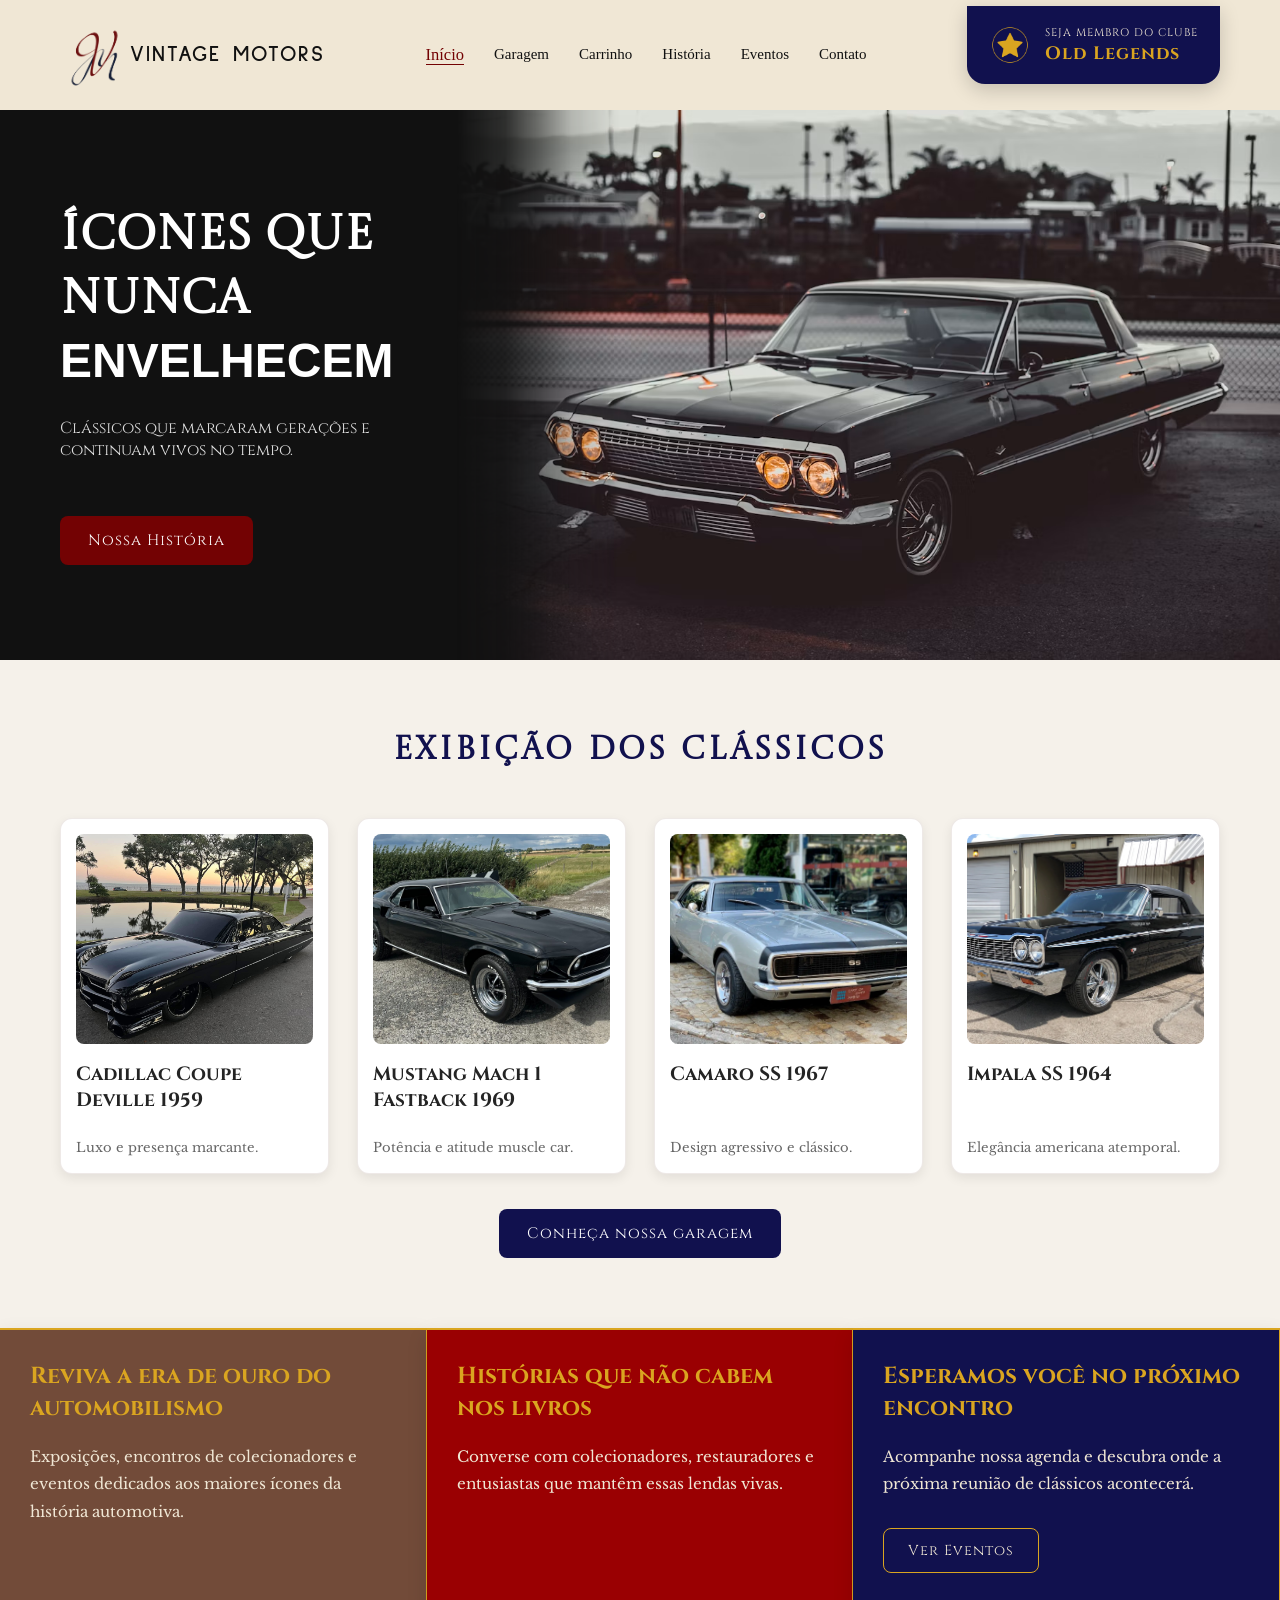
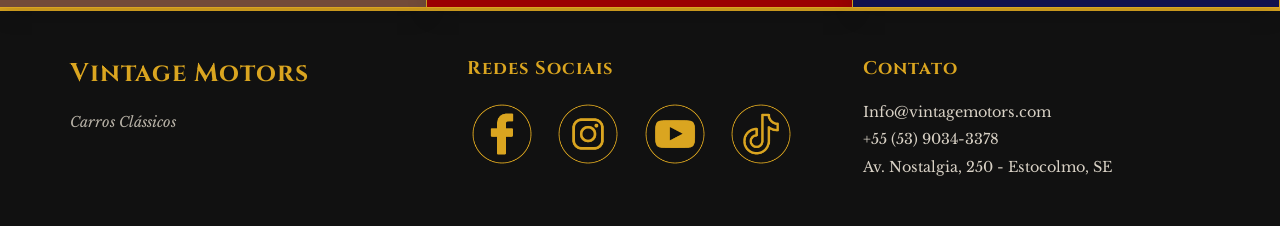
<file: Projeto/index.html>
<!DOCTYPE html>
<html lang="en">

<head>
  <meta charset="UTF-8">
  <meta name="viewport" content="width=device-width, initial-scale=1.0">
  <link rel="stylesheet" href="index.css">
  <title>Home - Vintage Motors</title>
</head>

<body>
  <!-- NAVBAR -->
  <header>
    <div class="logotipo"> <img class="logo" src="img/Logo VM.png"> VINTAGE MOTORS</div>
    <nav>
      <ul>
        <li><a href="index.html" id="active">Início</a></li>
        <li><a href="estoque.html">Garagem</a></li>
        <li><a href="carrinho.html">Carrinho</a></li>
        <li><a href="sobre.html">História</a></li>
        <li><a href="eventos.html">Eventos</a></li>
        <li><a href="contato.html">Contato</a></li>
      </ul>
    </nav>
    <a href="eventos.html" id="link-clube">
      <div class="Clube">
        <img class="clube-logo" src="img/Clube.png" alt="Clube Old Legends">
        <div class="clube-texto">
          <span>Seja membro do clube</span>
          <b>Old Legends</b>
        </div>
      </div>
    </a>
  </header>

  <main>

    <!-- HERO -->
    <section class="hero">
      <div class="hero-text">
        <h1>ÍCONES QUE NUNCA <b id="HeroDestaque">ENVELHECEM</b></h1>
        <p>Clássicos que marcaram gerações e continuam vivos no tempo.</p>
        <button class="btn btn-primary"><a href="sobre.html">Nossa História</a></button>
      </div>

      <img src="img/HeroSection.jpg" alt="Hero Section">
    </section>

    <!-- DESTAQUES -->
    <section class="section">
      <h2>EXIBIÇÃO DOS CLÁSSICOS</h2>

      <div class="grid">

        <div class="card">
          <img src="img/CadillacCoupeDeville1959.jpg" alt="Cadillac Coupe Deville 1959">
          <h3>Cadillac Coupe Deville 1959</h3>
          <p>Luxo e presença marcante.</p>
        </div>

        <div class="card">
          <img src="img/MustangMach1Fastback1969.jpg" alt="Mustang Mach 1 Fastback 1969">
          <h3>Mustang Mach 1 Fastback 1969</h3>
          <p>Potência e atitude muscle car.</p>
        </div>

        <div class="card">
          <img src="img/CamaroSS1967.jpg" alt="Camaro SS 1967">
          <h3>Camaro SS 1967</h3>
          <p>Design agressivo e clássico.</p>
        </div>

        <div class="card">
          <img src="img/ImpalaSS1964.jpg" alt="Impala SS 1964">
          <h3>Impala SS 1964</h3>
          <p>Elegância americana atemporal.</p>
        </div>

      </div>

      <button class="btn-stok"><a href="estoque.html">Conheça nossa garagem</a></button>

    </section>

    <section class="evento">

      <div class="container-evento">

        <div class="evento-filho">
          <h3>Reviva a era de ouro do automobilismo</h3>
          <p>Exposições, encontros de colecionadores e eventos dedicados aos maiores ícones da história automotiva.</p>
        </div>

        <div class="evento-filho">
          <h3>Histórias que não cabem nos livros</h3>
          <p>Converse com colecionadores, restauradores e entusiastas que mantêm essas lendas vivas.</p>
        </div>

        <div class="evento-filho">
          <h3>Esperamos você no próximo encontro</h3>
          <p>Acompanhe nossa agenda e descubra onde a próxima reunião de clássicos acontecerá.</p>
          <button><a href="eventos.html">Ver Eventos</a></button>
        </div>

      </div>

    </section>

  </main>

  <!-- FOOTER -->
  <footer>
    <div>
      <h3>Vintage Motors</h3>
      <p>Carros Clássicos</p>
    </div>

    <div>
      <h4>Redes Sociais</h4>

      <span><a href="https://www.facebook.com" target="_blank"><img class="logo" src="img/Facebook.png"
            alt="Facebook"></a></span>
      <span><a href="https://www.instagram.com" target="_blank"><img class="logo" src="img/Instagram.png"
            alt="Instagram"></a></span>
      <span><a href="https://www.youtube.com" target="_blank"><img class="logo" src="img/Youtube.png"
            alt="Youtube"></a></span>
      <span><a href="https://www.tiktok.com" target="_blank"><img class="logo" src="img/TikTok.png"
            alt="Tiktok"></a></span>
    </div>

    <div>
      <h4>Contato</h4>
      <p>Info@vintagemotors.com</p>
      <p>+55 (53) 9034-3378</p>
      <p>Av. Nostalgia, 250 - Estocolmo, SE</p>
    </div>
  </footer>

  <script src="script.js"></script>

</body>

</html>
</file>
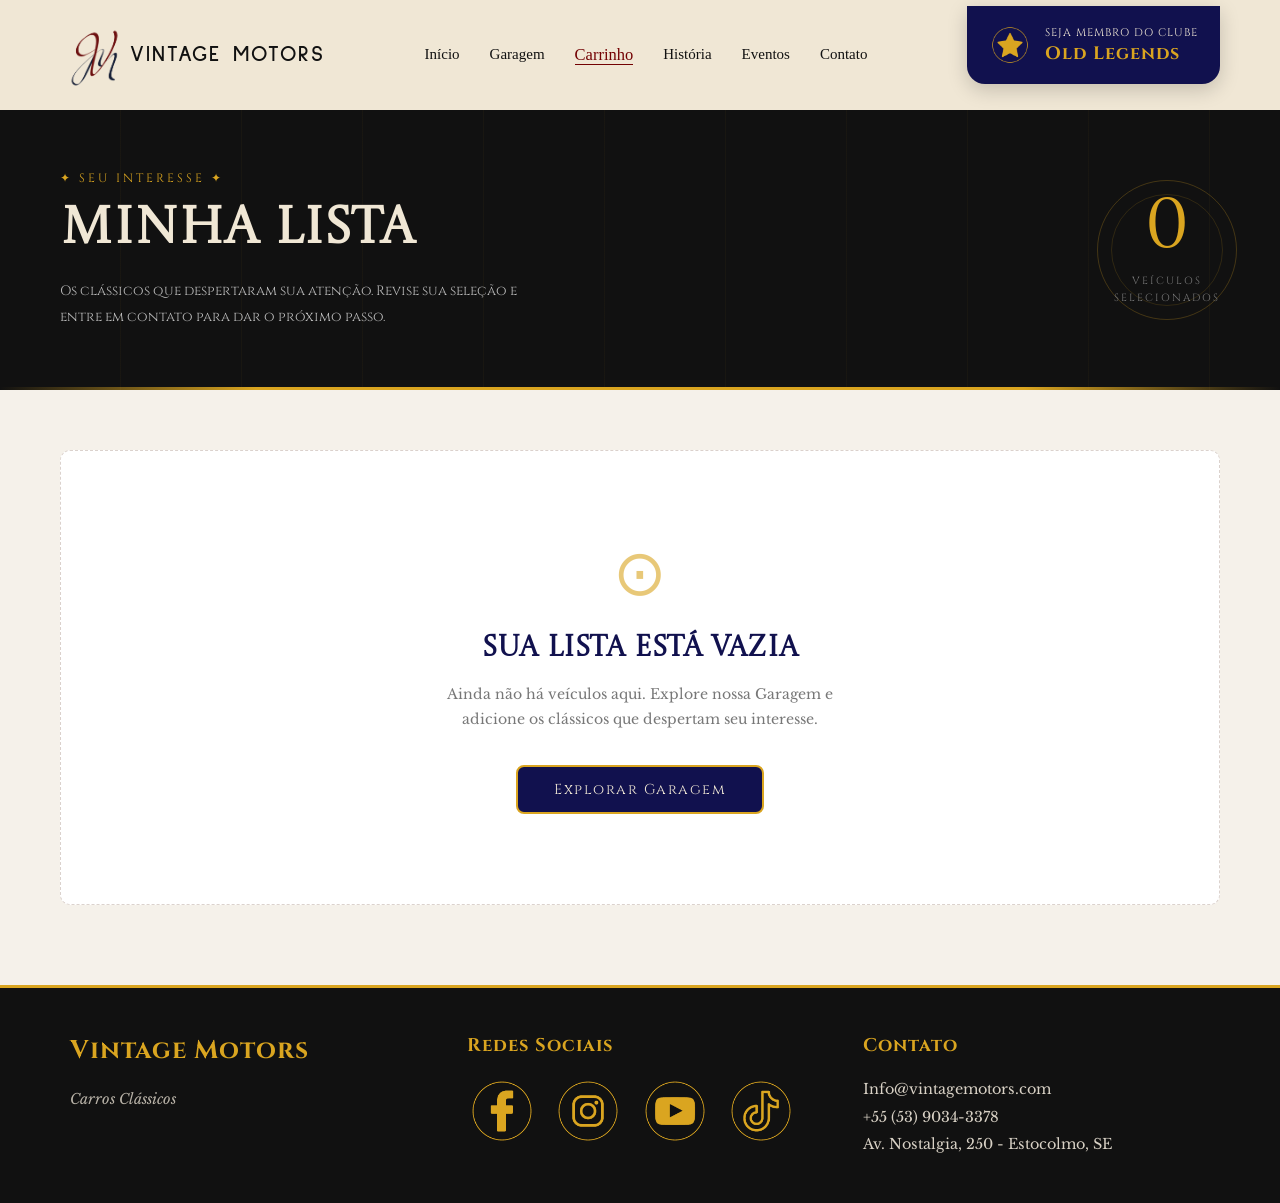
<file: Projeto/carrinho.html>
<!DOCTYPE html>
<html lang="pt-BR">

<head>
  <meta charset="UTF-8">
  <meta name="viewport" content="width=device-width, initial-scale=1.0">
  <link rel="stylesheet" href="carrinho.css">
  <title>Carrinho - Vintage Motors</title>
</head>

<body>

  <!-- NAVBAR -->
  <header>
    <div class="logotipo"> <img class="logo" src="img/Logo VM.png"> VINTAGE MOTORS</div>
    <nav>
      <ul>
        <li><a href="index.html">Início</a></li>
        <li><a href="estoque.html">Garagem</a></li>
        <li><a href="carrinho.html" id="active">Carrinho</a></li>
        <li><a href="sobre.html">História</a></li>
        <li><a href="eventos.html">Eventos</a></li>
        <li><a href="contato.html">Contato</a></li>
      </ul>
    </nav>
    <a href="eventos.html" id="link-clube">
      <div class="Clube">
        <img class="clube-logo" src="img/Clube.png" alt="Clube Old Legends">
        <div class="clube-texto">
          <span>Seja membro do clube</span>
          <b>Old Legends</b>
        </div>
      </div>
    </a>
  </header>

  <main>

    <!-- HERO CARRINHO -->
    <section class="carrinho-hero">
      <div class="carrinho-hero-text">
        <span class="carrinho-eyebrow">✦ SEU INTERESSE ✦</span>
        <h1>Minha Lista</h1>
        <p>Os clássicos que despertaram sua atenção. Revise sua seleção e entre em contato para dar o próximo passo.</p>
      </div>
      <div class="carrinho-hero-ornament">
        <div class="ornament-circle"></div>
        <div class="ornament-number" id="hero-count">0</div>
        <div class="ornament-label">veículos<br>selecionados</div>
      </div>
    </section>

    <!-- CONTEÚDO PRINCIPAL -->
    <section class="carrinho-section">
      <div class="carrinho-container">

        <!-- LISTA DE VEÍCULOS -->
        <div class="carrinho-lista" id="carrinho-lista">

        </div>
        <!-- fim #carrinho-lista -->

        <!-- ESTADO VAZIO — oculto por padrão, ativado via JS -->
        <div class="carrinho-vazio" id="carrinho-vazio" style="display:none;">
          <div class="vazio-icone">⊙</div>
          <h2 class="vazio-titulo">Sua lista está vazia</h2>
          <p class="vazio-desc">Ainda não há veículos aqui. Explore nossa Garagem e adicione os clássicos que despertam seu interesse.</p>
          <a href="estoque.html" class="btn-ir-garagem">Explorar Garagem</a>
        </div>

        <!-- PAINEL LATERAL / RESUMO -->
        <aside class="carrinho-resumo" id="carrinho-resumo">
          <div class="resumo-header">
            <span class="resumo-eyebrow">✦ RESUMO ✦</span>
            <h2 class="resumo-titulo">Sua Seleção</h2>
          </div>

          <div class="resumo-linha">
            <span class="resumo-chave">Veículos selecionados</span>
            <span class="resumo-valor" id="resumo-qtd">3</span>
          </div>

          <div class="resumo-divider"></div>

          <div class="resumo-linha resumo-total-linha">
            <span class="resumo-chave resumo-total-chave">Valor estimado total</span>
            <div class="resumo-total-valor-wrap">
              <span class="resumo-consulta">Sujeito à negociação</span>
              <span class="resumo-valor resumo-total" id="resumo-total">R$ 2.350.000</span>
            </div>
          </div>

          <div class="resumo-divider"></div>

          <div class="resumo-nota">
            <span class="nota-icone">ℹ</span>
            <p>Os valores exibidos são estimativas. Condições e forma de pagamento são definidas diretamente com nossa equipe.</p>
          </div>

          <button class="btn-finalizar" id="btn-finalizar">
            Solicitar Contato
          </button>

          <a href="estoque.html" class="resumo-link-continuar">← Continuar explorando</a>
        </aside>

      </div>
    </section>

  </main>

  <!-- FOOTER -->
  <footer>
    <div>
      <h3>Vintage Motors</h3>
      <p>Carros Clássicos</p>
    </div>
    <div>
      <h4>Redes Sociais</h4>
      <span><a href="https://www.facebook.com" target="_blank"><img class="logo" src="img/Facebook.png" alt="Facebook"></a></span>
      <span><a href="https://www.instagram.com" target="_blank"><img class="logo" src="img/Instagram.png" alt="Instagram"></a></span>
      <span><a href="https://www.youtube.com" target="_blank"><img class="logo" src="img/Youtube.png" alt="Youtube"></a></span>
      <span><a href="https://www.tiktok.com" target="_blank"><img class="logo" src="img/TikTok.png" alt="Tiktok"></a></span>
    </div>
    <div>
      <h4>Contato</h4>
      <p>Info@vintagemotors.com</p>
      <p>+55 (53) 9034-3378</p>
      <p>Av. Nostalgia, 250 - Estocolmo, SE</p>
    </div>
  </footer>

  <script src="script.js"></script>
  <script src="carrinho.js"></script>

</body>

</html>
</file>
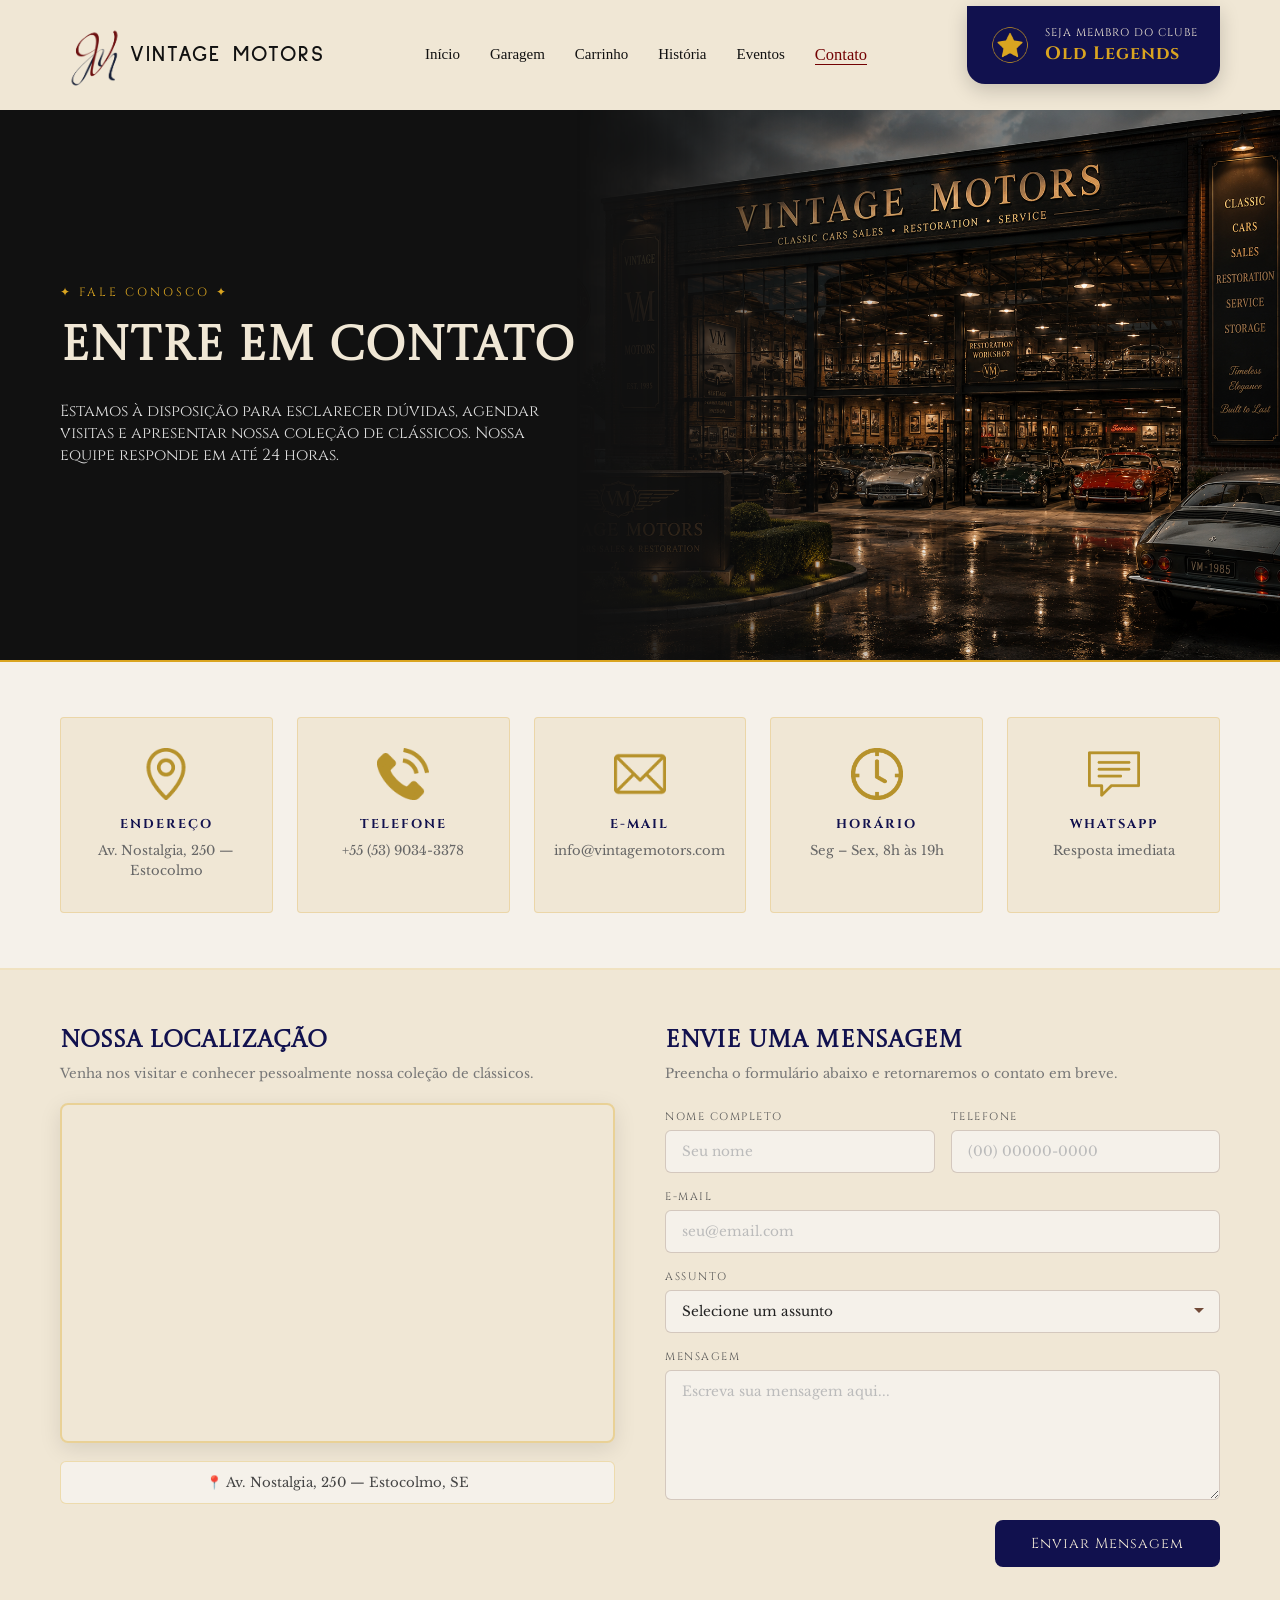
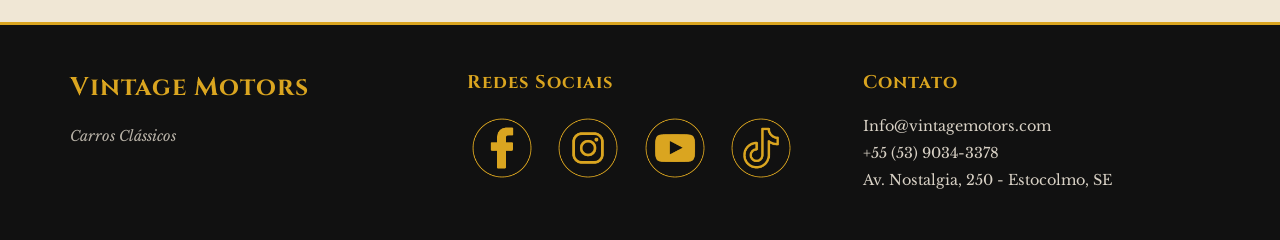
<file: Projeto/contato.html>
<!DOCTYPE html>
<html lang="pt-BR">

<head>
  <meta charset="UTF-8">
  <meta name="viewport" content="width=device-width, initial-scale=1.0">
  <link rel="stylesheet" href="contato.css">
  <title>Contato - Vintage Motors</title>
</head>

<body>

  <!-- NAVBAR -->
  <header>
    <div class="logotipo"> <img class="logo" src="img/Logo VM.png"> VINTAGE MOTORS</div>
    <nav>
      <ul>
        <li><a href="index.html">Início</a></li>
        <li><a href="estoque.html">Garagem</a></li>
        <li><a href="carrinho.html">Carrinho</a></li>
        <li><a href="sobre.html">História</a></li>
        <li><a href="eventos.html">Eventos</a></li>
        <li><a href="contato.html" id="active">Contato</a></li>
      </ul>
    </nav>
    <a href="eventos.html" id="link-clube">
      <div class="Clube">
        <img class="clube-logo" src="img/Clube.png" alt="Clube Old Legends">
        <div class="clube-texto">
          <span>Seja membro do clube</span>
          <b>Old Legends</b>
        </div>
      </div>
    </a>
  </header>

  <main>

    <!-- HERO -->
    <section class="contato-hero">
      <div class="contato-hero-esq">
        <span class="contato-eyebrow">✦ FALE CONOSCO ✦</span>
        <h1>Entre em Contato</h1>
        <p>Estamos à disposição para esclarecer dúvidas, agendar visitas e apresentar nossa coleção de clássicos. Nossa
          equipe responde em até 24 horas.</p>
      </div>
      <div class="contato-hero-dir">
        <img src="img/localizacao.jpg" alt="Vintage Motors">
      </div>
    </section>

     <!-- BARRA DE INFORMAÇÕES -->
    <section class="info-bar">
      <div class="info-item">
        <img class="info-icone" src="img/local.png" alt="Endereço">
        <h3>Endereço</h3>
        <p>Av. Nostalgia, 250 — Estocolmo</p>
      </div>
      <div class="info-item">
        <img class="info-icone" src="img/telefone.png" alt="Telefone">
        <h3>Telefone</h3>
        <p>+55 (53) 9034-3378</p>
      </div>
      <div class="info-item">
        <img class="info-icone" src="img/email.png" alt="E-mail">
        <h3>E-mail</h3>
        <p>info@vintagemotors.com</p>
      </div>
      <div class="info-item">
        <img class="info-icone" src="img/relogio.png" alt="Horário">
        <h3>Horário</h3>
        <p>Seg – Sex, 8h às 19h</p>
      </div>
      <div class="info-item">
        <img class="info-icone" src="img/mensagem.png" alt="WhatsApp">
        <h3>WhatsApp</h3>
        <p>Resposta imediata</p>
      </div>
    </section>

    <!-- MAPA + FORMULÁRIO -->
    <section class="contato-principal">

      <!-- COLUNA ESQUERDA: mapa -->
      <div class="contato-mapa">
        <div class="mapa-header">
          <h2>Nossa Localização</h2>
          <p>Venha nos visitar e conhecer pessoalmente nossa coleção de clássicos.</p>
        </div>
        <div class="mapa-frame">
          <iframe 
            src="https://www.google.com/maps?q=G%C3%B6tgatan,+S%C3%B6dermalm,+Stockholm,+Sweden&output=embed"
            width="100%" 
            height="100%" 
            style="border:0;" 
            allowfullscreen="" 
            loading="lazy"
            referrerpolicy="no-referrer-when-downgrade" 
            title="Localização Vintage Motors">
          </iframe>
        </div>
        <div class="mapa-endereco">
          <p>📍 Av. Nostalgia, 250 — Estocolmo, SE</p>
        </div>
      </div>

      <!-- COLUNA DIREITA: formulário -->
      <div class="contato-form-col">

        <div class="form-header">
          <h2>Envie uma Mensagem</h2>
          <p>Preencha o formulário abaixo e retornaremos o contato em breve.</p>
        </div>

        <form class="contato-form" id="contato-form">

          <div class="form-row">
            <div class="form-group">
              <label for="nome">Nome completo</label>
              <input type="text" id="nome" name="nome" placeholder="Seu nome" required>
            </div>
            <div class="form-group">
              <label for="telefone">Telefone</label>
              <input type="tel" id="telefone" name="telefone" placeholder="(00) 00000-0000">
            </div>
          </div>

          <div class="form-group">
            <label for="email">E-mail</label>
            <input type="email" id="email" name="email" placeholder="seu@email.com" required>
          </div>

          <div class="form-group">
            <label for="assunto">Assunto</label>
            <select id="assunto" name="assunto">
              <option value="" selected disabled>Selecione um assunto</option>
              <option value="compra">Interesse em um veículo</option>
              <option value="visita">Agendar visita</option>
              <option value="restauracao">Restauração</option>
              <option value="clube">Clube Old Legends</option>
              <option value="outro">Outro assunto</option>
            </select>
          </div>

          <div class="form-group">
            <label for="mensagem">Mensagem</label>
            <textarea id="mensagem" name="mensagem" rows="5" placeholder="Escreva sua mensagem aqui..."
              required></textarea>
          </div>

          <div class="form-footer">
            <button type="submit" class="btn-enviar">Enviar Mensagem</button>
          </div>

        </form>

      </div>

    </section>

  </main>

  <!-- FOOTER -->
  <footer>
    <div>
      <h3>Vintage Motors</h3>
      <p>Carros Clássicos</p>
    </div>
    <div>
      <h4>Redes Sociais</h4>
      <span><a href="https://www.facebook.com" target="_blank"><img class="logo" src="img/Facebook.png"
            alt="Facebook"></a></span>
      <span><a href="https://www.instagram.com" target="_blank"><img class="logo" src="img/Instagram.png"
            alt="Instagram"></a></span>
      <span><a href="https://www.youtube.com" target="_blank"><img class="logo" src="img/Youtube.png"
            alt="Youtube"></a></span>
      <span><a href="https://www.tiktok.com" target="_blank"><img class="logo" src="img/TikTok.png"
            alt="Tiktok"></a></span>
    </div>
    <div>
      <h4>Contato</h4>
      <p>Info@vintagemotors.com</p>
      <p>+55 (53) 9034-3378</p>
      <p>Av. Nostalgia, 250 - Estocolmo, SE</p>
    </div>
  </footer>

  <script src="script.js"></script>
</body>

</html>
</file>
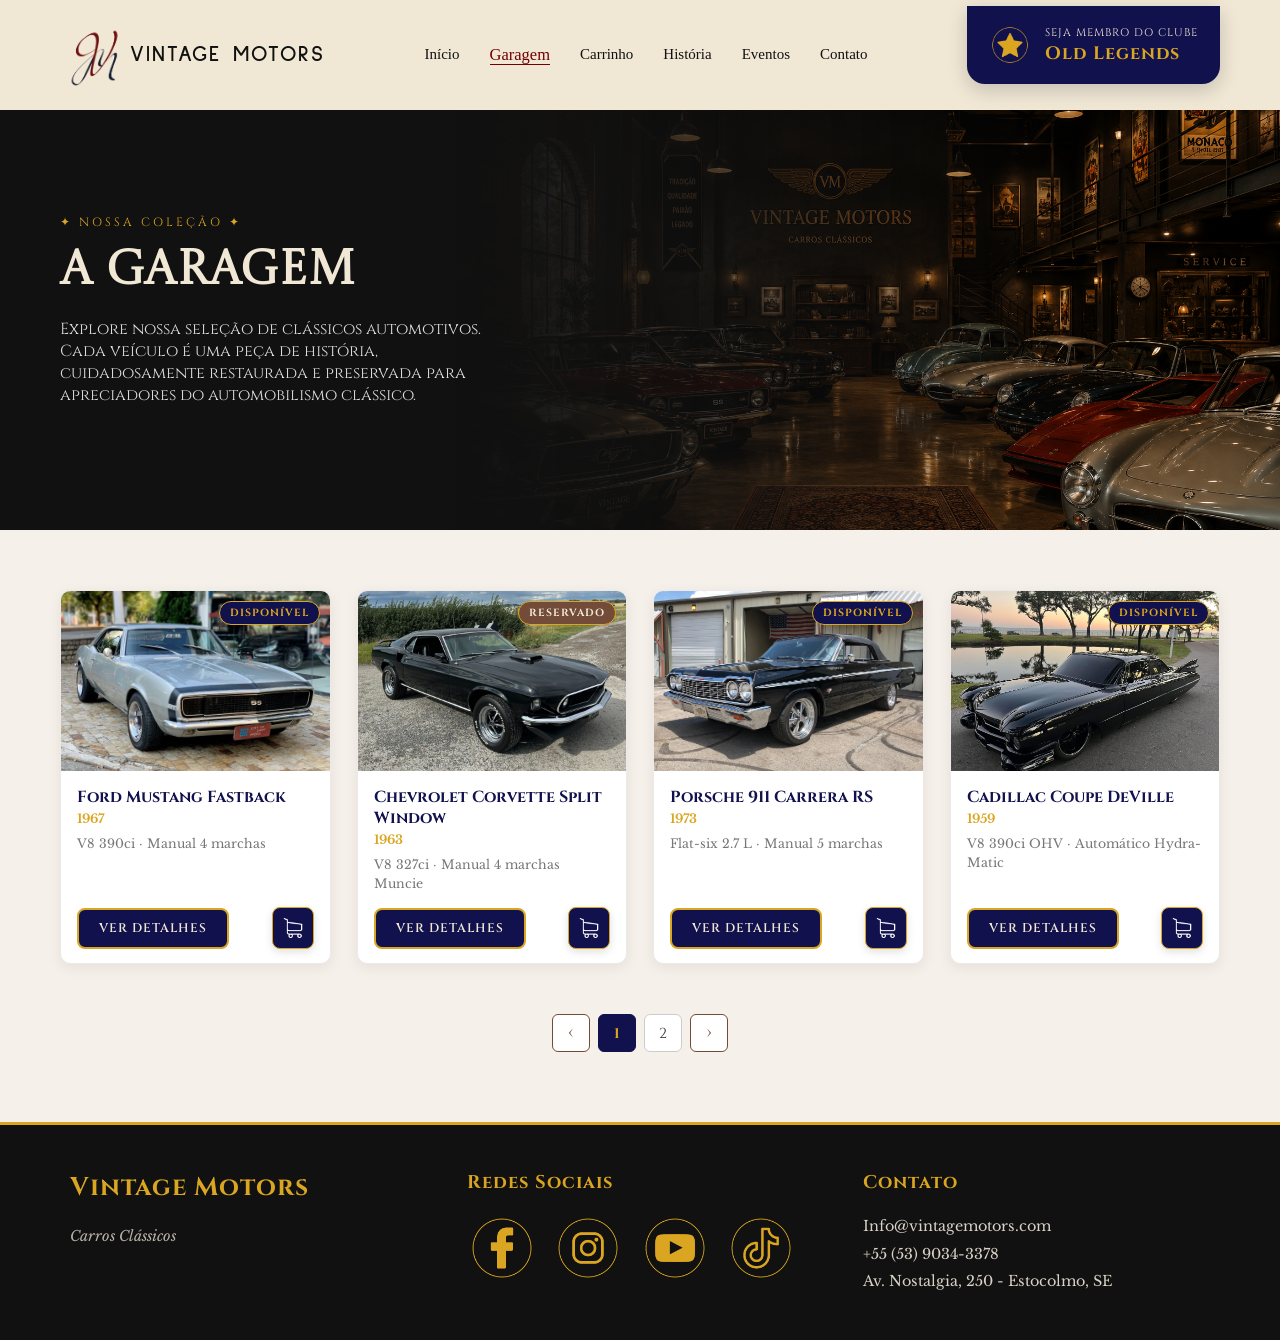
<file: Projeto/estoque.html>
<!DOCTYPE html>
<html lang="pt-BR">

<head>
  <meta charset="UTF-8">
  <meta name="viewport" content="width=device-width, initial-scale=1.0">
  <link rel="stylesheet" href="estoque.css">
  <title>Garagem - Vintage Motors</title>
</head>

<body>

  <!-- NAVBAR -->
  <header>
    <div class="logotipo"> <img class="logo" src="img/Logo VM.png"> VINTAGE MOTORS</div>
    <nav>
      <ul>
        <li><a href="index.html">Início</a></li>
        <li><a href="estoque.html" id="active">Garagem</a></li>
        <li><a href="carrinho.html">Carrinho</a></li>
        <li><a href="sobre.html">História</a></li>
        <li><a href="eventos.html">Eventos</a></li>
        <li><a href="contato.html">Contato</a></li>
      </ul>
    </nav>
    <a href="eventos.html" id="link-clube">
      <div class="Clube">
        <img class="clube-logo" src="img/Clube.png" alt="Clube Old Legends">
        <div class="clube-texto">
          <span>Seja membro do clube</span>
          <b>Old Legends</b>
        </div>
      </div>
    </a>
  </header>

  <main>

    <!-- HERO GARAGEM -->
    <section class="garagem-hero">
      <div class="garagem-hero-text">
        <span class="garagem-eyebrow">✦ NOSSA COLEÇÃO ✦</span>
        <h1>A Garagem</h1>
        <p>Explore nossa seleção de clássicos automotivos. Cada veículo é uma peça de história, cuidadosamente
          restaurada e preservada para apreciadores do automobilismo clássico.</p>
      </div>
      <div class="garagem-hero-img">
        <img src="img/garagem.jpg" alt="Garagem Vintage">
      </div>
    </section>

    <!-- GRID DE CARROS — gerado pelo estoque.js -->
    <section class="estoque-section">
      <div class="estoque-grid" id="estoque-grid">
        <!-- Carros injetados via JS -->
      </div>

      <!-- PAGINAÇÃO — gerada pelo estoque.js -->
      <div class="paginacao" id="paginacao"></div>
    </section>

  </main>

  <!-- FOOTER -->
  <footer>
    <div>
      <h3>Vintage Motors</h3>
      <p>Carros Clássicos</p>
    </div>
    <div>
      <h4>Redes Sociais</h4>
      <span><a href="https://www.facebook.com" target="_blank"><img class="logo" src="img/Facebook.png" alt="Facebook"></a></span>
      <span><a href="https://www.instagram.com" target="_blank"><img class="logo" src="img/Instagram.png" alt="Instagram"></a></span>
      <span><a href="https://www.youtube.com" target="_blank"><img class="logo" src="img/Youtube.png" alt="Youtube"></a></span>
      <span><a href="https://www.tiktok.com" target="_blank"><img class="logo" src="img/TikTok.png" alt="Tiktok"></a></span>
    </div>
    <div>
      <h4>Contato</h4>
      <p>Info@vintagemotors.com</p>
      <p>+55 (53) 9034-3378</p>
      <p>Av. Nostalgia, 250 - Estocolmo, SE</p>
    </div>
  </footer>

  <script src="script.js"></script>
  <script src="estoque.js"></script>

</body>

</html>
</file>
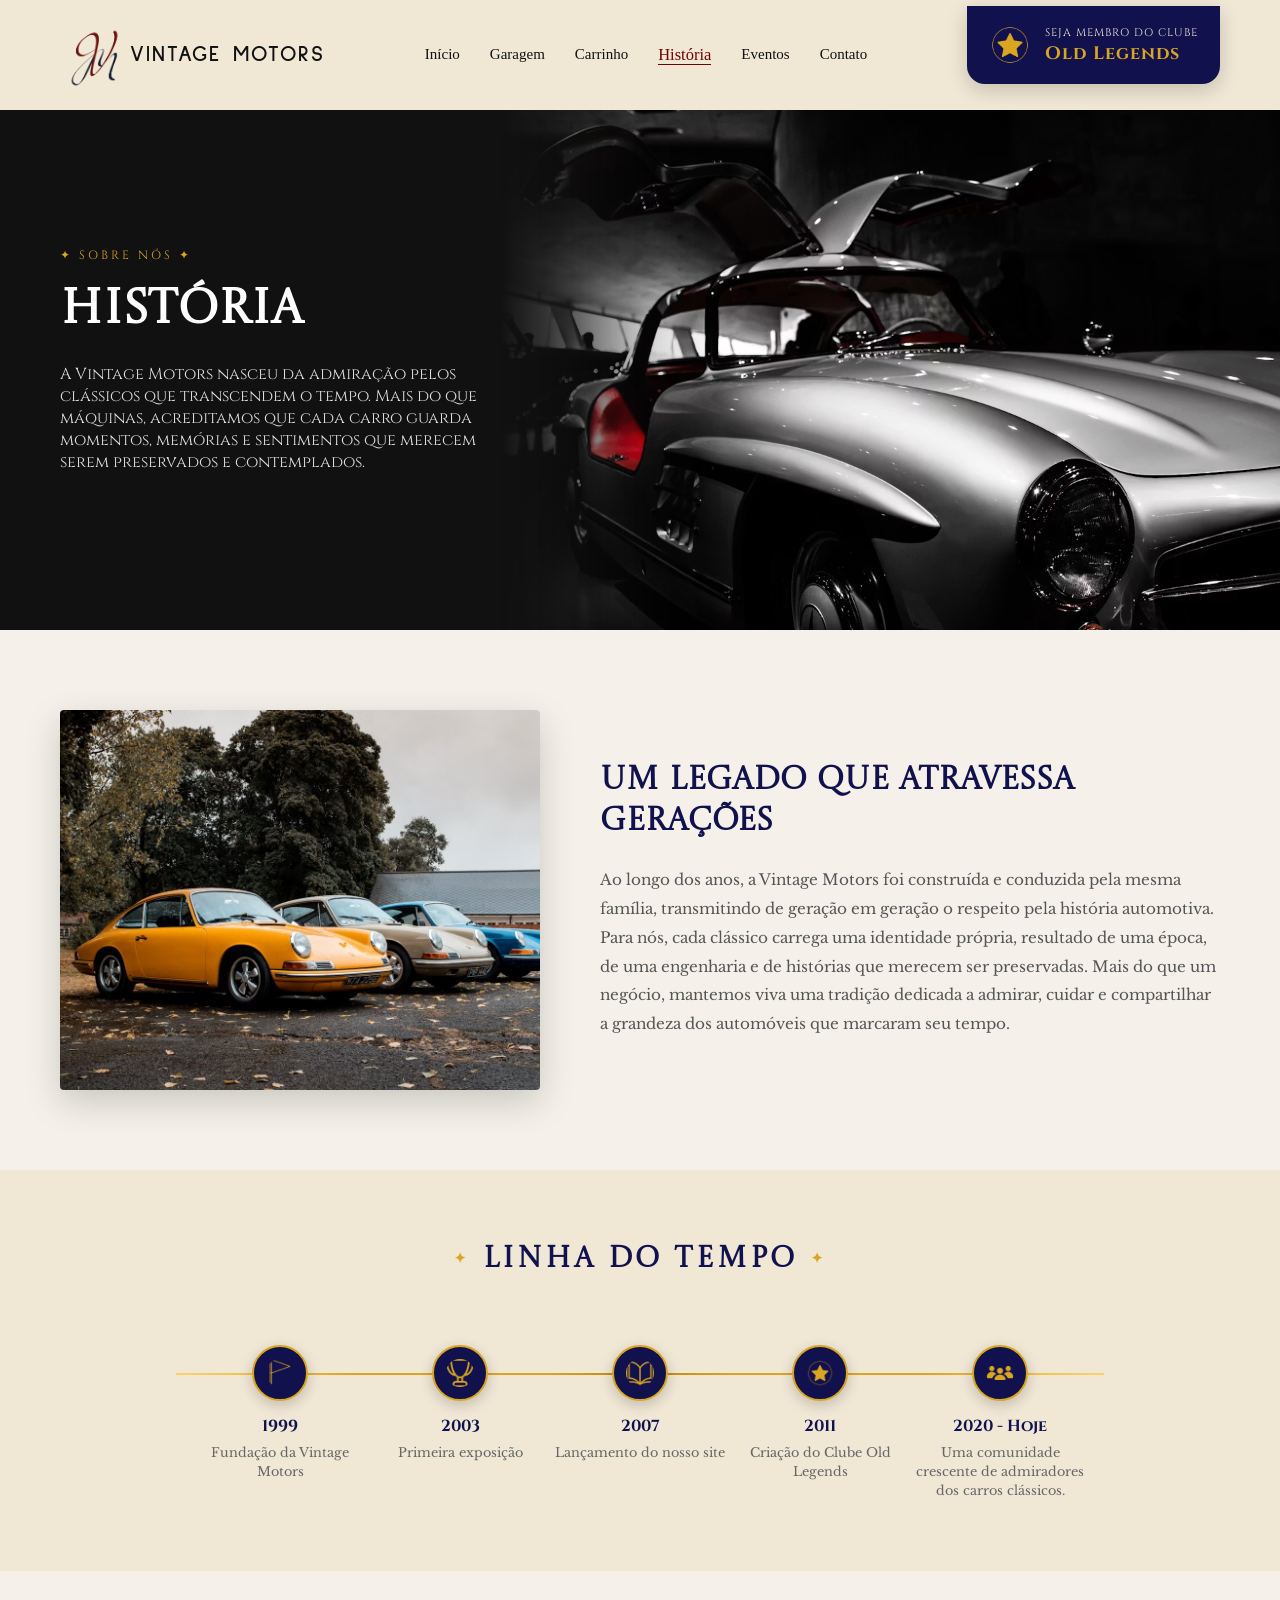
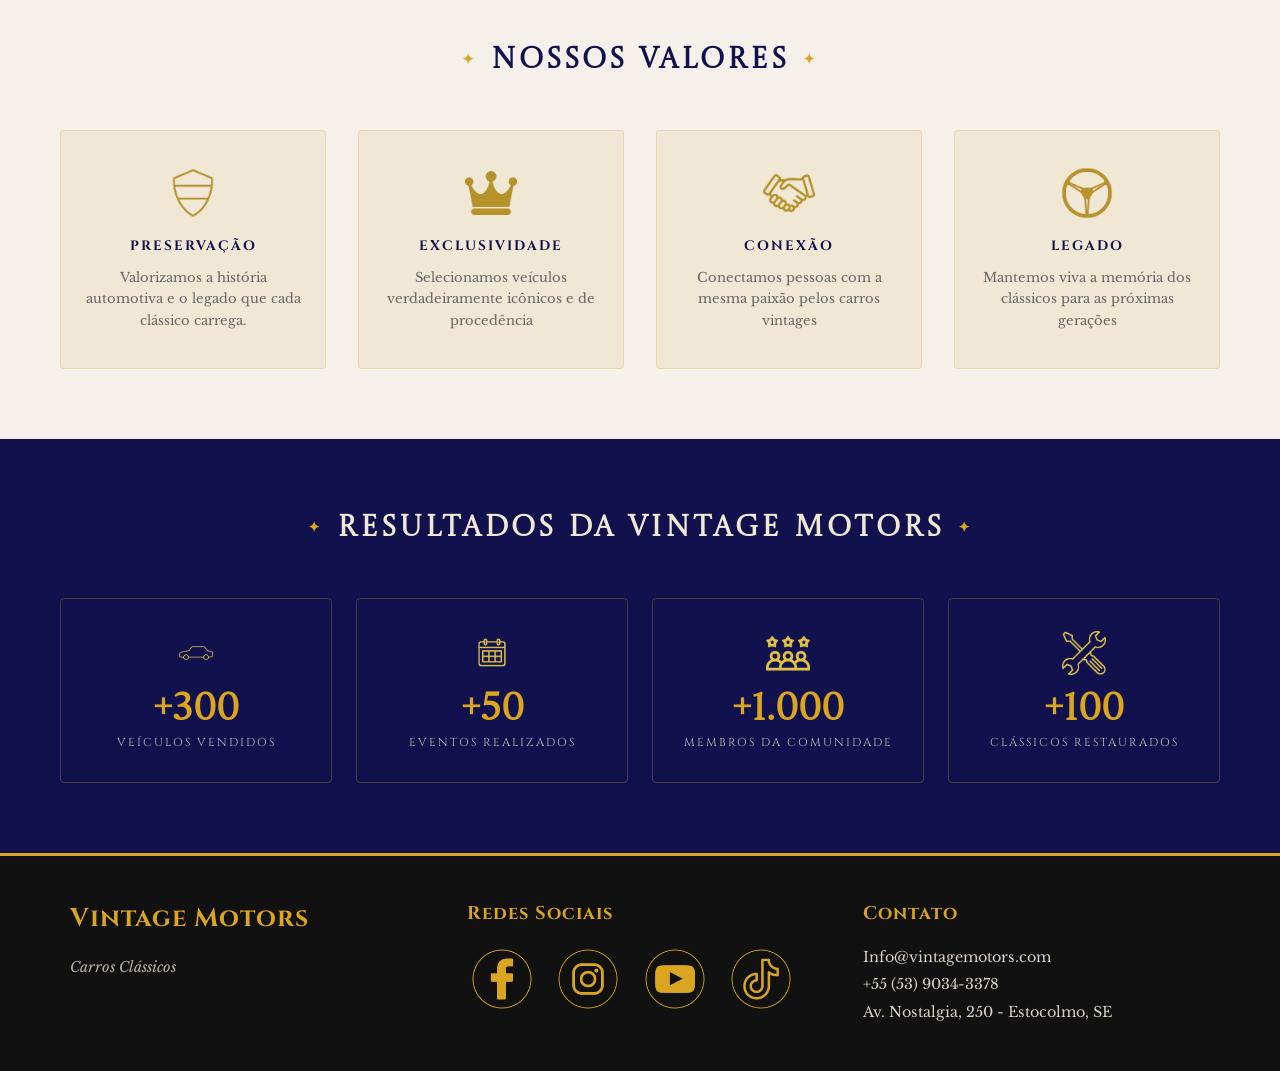
<file: Projeto/sobre.html>
<!DOCTYPE html>
<html lang="en">

<head>
  <meta charset="UTF-8">
  <meta name="viewport" content="width=device-width, initial-scale=1.0">
  <link rel="stylesheet" href="sobre.css">
  <title>Sobre - Vintage Motors</title>
</head>

<body>
  <!-- NAVBAR -->
  <header>
    <div class="logotipo"> <img class="logo" src="img/Logo VM.png"> VINTAGE MOTORS</div>
    <nav>
      <ul>
        <li><a href="index.html" >Início</a></li>
        <li><a href="estoque.html">Garagem</a></li>
        <li><a href="carrinho.html">Carrinho</a></li>
        <li><a href="sobre.html"id="active">História</a></li>
        <li><a href="eventos.html">Eventos</a></li>
        <li><a href="contato.html">Contato</a></li>
      </ul>
    </nav>
    <a href="eventos.html" id="link-clube">
      <div class="Clube">
        <img class="clube-logo" src="img/Clube.png" alt="Clube Old Legends">
        <div class="clube-texto">
          <span>Seja membro do clube</span>
          <b>Old Legends</b>
        </div>
      </div>
    </a>
  </header>

  <main>
    <!-- HERO -->
    <section class="banner-inicio">

      <div class="inicio-text">

        <span class="banner-eyebrow">✦ SOBRE NÓS ✦</span>

        <h1>História</h1>

        <p>A Vintage Motors nasceu da admiração pelos clássicos que transcendem o tempo. Mais do que máquinas,
          acreditamos que cada carro guarda momentos, memórias e sentimentos que merecem serem preservados e
          contemplados.</p>

      </div>

      <img
        src="img/BannerPrincipal.jpg"
        alt="Banner Principal">

    </section>

    <section class="história">

      <img
        src="img/Historia.jpg"
        alt="História">

      <div>

        <h2>Um legado que atravessa gerações</h2>

        <p>Ao longo dos anos, a Vintage Motors foi construída e conduzida pela mesma família, transmitindo de geração em
          geração o respeito pela história automotiva. Para nós, cada clássico carrega uma identidade própria, resultado
          de uma época, de uma engenharia e de histórias que merecem ser preservadas. Mais do que um negócio, mantemos
          viva uma tradição dedicada a admirar, cuidar e compartilhar a grandeza dos automóveis que marcaram seu tempo.
        </p>

      </div>

    </section>

    <section class="timeline">

      <h2>Linha do Tempo</h2>

      <div class="timeline-container">

        <div class="ponto-tempo">
          <img class="icone-tempo" src="img/bandeira.png" alt="Fundação">
          <h3>1999</h3>
          <p>Fundação da Vintage Motors</p>
        </div>

        <div class="ponto-tempo">
          <img class="icone-tempo" src="img/trofeu.png" alt="Exposição">
          <h3>2003</h3>
          <p>Primeira exposição</p>
        </div>

        <div class="ponto-tempo">
          <img class="icone-tempo" src="img/livro.png" alt="Site">
          <h3>2007</h3>
          <p>Lançamento do nosso site</p>
        </div>

        <div class="ponto-tempo">
          <img class="icone-tempo" src="img/Clube.png" alt="Clube">
          <h3>2011</h3>
          <p>Criação do Clube Old Legends</p>
        </div>

        <div class="ponto-tempo">
          <img class="icone-tempo" src="img/grupo.png" alt="Agrupamento">
          <h3>2020 - Hoje</h3>
          <p>Uma comunidade crescente de admiradores dos carros clássicos.</p>
        </div>

      </div>

    </section>

    <section class="valores">

      <h2>Nossos Valores</h2>

      <div class="valores-container">

        <div class="valor-caixa">
          <img class="valor-icone" src="img/escudo.png" alt="Preservação">
          <h3>Preservação</h3>
          <p>Valorizamos a história automotiva e o legado que cada clássico carrega.</p>
        </div>

        <div class="valor-caixa">
          <img class="valor-icone" src="img/coroa.png" alt="Exclusividade">
          <h3>Exclusividade</h3>
          <p>Selecionamos veículos verdadeiramente icônicos e de procedência</p>
        </div>

        <div class="valor-caixa">
          <img class="valor-icone" src="img/aperto.png" alt="Conexão">
          <h3>Conexão</h3>
          <p>Conectamos pessoas com a mesma paixão pelos carros vintages</p>
        </div>

        <div class="valor-caixa">
          <img class="valor-icone" src="img/volante.png" alt="Legado">
          <h3>Legado</h3>
          <p>Mantemos viva a memória dos clássicos para as próximas gerações</p>
        </div>

      </div>

    </section>

    <section class="resultado">

      <h2>Resultados da Vintage Motors</h2>

      <div class="resultado-container">

        <div class="resultado-item">
          <img class="resultado-icone" src="img/carro.png" alt="Carro">
          <h3>+300</h3>
          <p>VEÍCULOS VENDIDOS</p>
        </div>

        <div class="resultado-item">
          <img class="resultado-icone" src="img/agenda.png" alt="Evento">
          <h3>+50</h3>
          <p>EVENTOS REALIZADOS</p>
        </div>

        <div class="resultado-item">
          <img class="resultado-icone" src="img/membro.png" alt="Membro">
          <h3>+1.000</h3>
          <p>MEMBROS DA COMUNIDADE</p>
        </div>

        <div class="resultado-item">
          <img class="resultado-icone" src="img/ferramenta.png" alt="Restauração">
          <h3>+100</h3>
          <p>CLÁSSICOS RESTAURADOS</p>
        </div>

      </div>

    </section>

  </main>

  <!-- FOOTER -->
  <footer>
    <div>
      <h3>Vintage Motors</h3>
      <p>Carros Clássicos</p>
    </div>

    <div>
      <h4>Redes Sociais</h4>

      <span><a href="https://www.facebook.com" target="_blank"><img class="logo" src="img/Facebook.png"
            alt="Facebook"></a></span>

      <span><a href="https://www.instagram.com" target="_blank"><img class="logo" src="img/Instagram.png"
            alt="Instagram"></a></span>

      <span><a href="https://www.youtube.com" target="_blank"><img class="logo" src="img/Youtube.png"
            alt="Youtube"></a></span>

      <span><a href="https://www.tiktok.com" target="_blank"><img class="logo" src="img/TikTok.png"
            alt="Tiktok"></a></span>
    </div>

    <div>
      <h4>Contato</h4>
      <p>Info@vintagemotors.com</p>
      <p>+55 (53) 9034-3378</p>
      <p>Av. Nostalgia, 250 - Estocolmo, SE</p>
    </div>
  </footer>

  <script src="script.js"></script>
  
</body>
</file>
<file: Projeto/index.css>
@import url('https://fonts.googleapis.com/css2?family=Castoro+Titling&family=Cinzel:wght@400..900&family=Cormorant+Garamond:ital,wght@0,300..700;1,300..700&family=Gelasio:ital,wght@0,400..700;1,400..700&family=Libre+Baskerville:ital,wght@0,400..700;1,400..700&family=Sulphur+Point:wght@300;400;700&display=swap');

* {
  margin: 0;
  padding: 0;
  box-sizing: border-box;
  font-family: Arial, sans-serif;
}

body {
  background: #F0E7D5;
  color: #111;
}

/* NAVBAR */
header {
  display: flex;
  justify-content: space-between;
  align-items: center;
  padding: 20px 60px;
  background: #F0E7D5;
}

.logotipo {
  display: flex;
  font-weight: 900;
  letter-spacing: 2px;
  text-align: center;
  align-items: center;
  font-family: 'Sulphur Point';
  font-size: 22px;
}

.logo {
  height: 70px;
  width: auto;
}

nav ul {
  display: flex;
  list-style: none;
  gap: 30px;
}

nav a {
  /* position: relative; */
  text-decoration: none;
  color: #111;
  font-size: 15px;
  font-family: 'Libre BaskerViller';
}

nav a:hover {
  font-size: 16.5px;
  color: #730203;
  transition: 0.5s ease;
}

#active {
  font-size: 16.5px;
  color: #730203;
  border-bottom: #730203 solid 1px;
}

/* CARD DO CLUBE */

.Clube {

  display: flex;
  align-items: center;
  gap: 14px;

  background: #11114E;

  padding: 18px 22px;

  border-radius: 0 0 18px 18px;

  color: #F0E7D5;

  width: max-content;
  min-width: 250px;

  align-self: flex-start;

  margin-top: -20px;

  box-shadow: 0 6px 20px rgba(0, 0, 0, .18);
}

#link-clube {
    text-decoration: none;
}

.clube-logo{

    width:42px;
    height:42px;

    object-fit:contain;

    flex-shrink:0;
}

.clube-texto{

    display:flex;
    flex-direction:column;

    line-height:1.2;
}

.clube-texto span{

    font-family:"Cinzel";
    font-size:11px;

    text-transform:uppercase;

    letter-spacing:1px;

    color:#F0E7D5;
}

.clube-texto b{

    margin-top:4px;

    color:#DAA520;

    font-family:"Cinzel";

    font-size:18px;

    font-weight:700;

    letter-spacing:1px;
}

/* HERO */
.hero {
  display: flex;
  align-items: center;
  justify-content: space-between;
  height: 550px;
  padding-left: 60px;
  background: #111111;
  color: white;
  overflow: hidden;
}

.hero-text {
  max-width: 500px;
}

.hero-text h1 {
  font-size: 48px;
  margin-bottom: 20px;
  font-family: 'Castoro Titling';
}

.hero-text p {
  margin-bottom: 20px;
  color: #ddd;
  font-family: 'Cinzel';
}

.btn {


    margin: 35px auto 0;

    padding: 14px 28px;

    border: none;
    border-radius: 8px;

    background: #730203;

    cursor: pointer;

    transition: .3s ease;
}

.btn:hover {

    background: #520304;

    transform: translateY(-2px);
}

.btn a {

    text-decoration: none;
    color: white;

    font-family: "Cinzel";
    font-size: .95rem;
    letter-spacing: 1px;
}

.hero img {
  height: 100%;
  width: auto;
  object-fit: cover;
  object-position: center;


  mask-image: linear-gradient(to right,
      transparent 0%,
      rgba(0, 0, 0, .15) 6%,
      rgba(0, 0, 0, .45) 10%,
      rgba(0, 0, 0, .8) 14%,
      black 20%);

  -webkit-mask-image: linear-gradient(to right,
      transparent 0%,
      rgba(0, 0, 0, .15) 6%,
      rgba(0, 0, 0, .45) 10%,
      rgba(0, 0, 0, .8) 14%,
      black 20%);
}

/* ===========================
   DESTAQUES
=========================== */

.section {
    padding: 70px 60px;
    background: #F5F1EA;
}

.section h2 {
    text-align: center;
    margin-bottom: 45px;
    letter-spacing: 3px;
    font-family: "Castoro Titling";
    color: #11114E;
    font-size: 2rem;
}

/* ===========================
   GRID
=========================== */

.grid {
    display: grid;
    grid-template-columns: repeat(4, 1fr);
    gap: 28px;
}

/* ===========================
   CARD
=========================== */

.card {
    background: white;
    border-radius: 12px;
    padding: 15px;
    box-shadow: 0 4px 12px rgba(0,0,0,.08);
    transition: .35s ease;
    border: 1px solid rgba(114,75,57,.12);
}

.card:hover {
    transform: translateY(-6px);
    box-shadow: 0 12px 25px rgba(0,0,0,.15);
    border-color: rgba(218,165,32,.5);
}

/* ===========================
   IMAGEM
=========================== */

.card img {
    width: 100%;
    height: 210px;

    object-fit: cover;
    object-position: center;

    display: block;

    border-radius: 8px;
    margin-bottom: 18px;
}

/* ===========================
   TEXTO
=========================== */

.card h3 {
    font-family: "Cinzel";
    color: #242424;
    font-size: 1.2rem;
    line-height: 1.35;
    margin-bottom: 10px;
    min-height: 65px;
}

.card p {
    font-family: "Libre Baskerville";
    color: #666;
    font-size: .82rem;
    line-height: 1.6;
}

/* ===========================
   BOTÃO
=========================== */

.btn-stok {

    display: block;

    margin: 35px auto 0;

    padding: 14px 28px;

    border: none;
    border-radius: 8px;

    background: #11114E;

    cursor: pointer;

    transition: .3s ease;
}

.btn-stok:hover {

    background: #030327;

    transform: translateY(-2px);
}

.btn-stok a {

    text-decoration: none;
    color: white;

    font-family: "Cinzel";
    font-size: .95rem;
    letter-spacing: 1px;
}

/* EVENTO */

/* ===========================
   EVENTOS
=========================== */

.evento{
    background: #F5F1EA;
}

.container-evento{
    display: grid;
    grid-template-columns: repeat(3, 1fr);
}

/* ===========================
   CARDS
=========================== */

.evento-filho{
    display: flex;
    flex-direction: column;

    min-height: 280px;

    padding: 30px;

    color: #F0E7D5;

    box-shadow: 0 8px 20px rgba(0,0,0,.12);

    border-style: solid;
    border-color: #DAA520;
    border-width: 2px 0.5px 0.5px 0px;
}

/* Cores dos cards */

.evento-filho:nth-child(1){
    background: #724B39;
}

.evento-filho:nth-child(2){
    background: #9A0002;
}

.evento-filho:nth-child(3){
    background: #11114E;
}

/* ===========================
   TÍTULOS
=========================== */

.evento-filho h3{
    font-family: "Cinzel";
    font-size: 1.45rem;
    line-height: 1.4;
    margin-bottom: 18px;
    color: #DAA520;
}

/* ===========================
   TEXTO
=========================== */

.evento-filho p{
    font-family: "Libre Baskerville";
    font-size: .95rem;
    line-height: 1.8;
    color: #F0E7D5;
    margin-bottom: 30px;
}

/* ===========================
   BOTÃO
=========================== */

.evento-filho button{

    align-self: flex-start;

    padding: 12px 24px;

    background: #11114E;

    border: 1px solid #DAA520;

    border-radius: 8px;

    cursor: pointer;

    transition: .3s ease;
}

.evento-filho button:hover{

    background: #DAA520;
    transform: translateY(-2px);
}

.evento-filho button a{

    text-decoration: none;

    color: #F0E7D5;

    font-family: "Cinzel";

    font-size: .9rem;

    letter-spacing: 1px;
}

.evento-filho button:hover a{

    color: #11114E;
}

/* ===========================
   RESPONSIVO
=========================== */

@media (max-width: 900px){

    .container-evento{
        grid-template-columns: 1fr;
    }

    .evento-filho{
        min-height: auto;
    }
}

/* ===========================
   FOOTER
=========================== */

footer {
    background: #111111;
    color: #F0E7D5;

    display: flex;
    justify-content: space-between;
    align-items: flex-start;
    flex-wrap: wrap;

    gap: 50px;

    padding: 45px 70px;

    border-top: 3px solid #DAA520;
}

footer div {
    flex: 1;
    min-width: 220px;
}

/* ===========================
   TÍTULOS
=========================== */

footer h3,
footer h4 {

    font-family: "Cinzel";
    font-weight: 700;

    color: #DAA520;

    margin-bottom: 18px;

    letter-spacing: 1px;
}

footer h3{
    font-size: 1.6rem;
}

footer h4{
    font-size: 1.15rem;
}

/* ===========================
   TEXTOS
=========================== */

footer p{

    font-family: "Libre Baskerville";

    font-size: .9rem;

    line-height: 1.9;

    color: #D8D1C5;

    transition: .25s ease;
}

footer p:hover{

    color: #F0E7D5;
}

/* ===========================
   REDES SOCIAIS
=========================== */

footer span{

    display: inline-block;

    margin-right: 12px;
}

footer span:last-child{

    margin-right: 0;
}

footer span a{

    display: inline-flex;
}

footer span img{

    width: 34px;
    height: 34px;

    object-fit: contain;
    transition: 1s ease;
}

footer span img:hover{
    filter: brightness(2.5);
   transition: 1s ease;
}

/* ===========================
   PRIMEIRA COLUNA
=========================== */

footer div:first-child p{

    font-style: italic;

    color: #B8B2A7;
}

/* ===========================
   RESPONSIVO
=========================== */

@media (max-width: 768px){

    footer{

        flex-direction: column;

        gap: 35px;

        text-align: center;
    }

    footer div{

        min-width: 100%;
    }
}

/* RESPONSIVO */
@media (max-width: 900px) {
  .hero {
    flex-direction: column;
    text-align: center;
  }

  .grid {
    grid-template-columns: repeat(2, 1fr);
  }
}

@media (max-width: 600px) {
  .grid {
    grid-template-columns: 1fr;
  }

  header {
    flex-direction: column;
    gap: 10px;
  }
}
</file>
<file: Projeto/carrinho.css>
@import url('https://fonts.googleapis.com/css2?family=Castoro+Titling&family=Cinzel:wght@400..900&family=Cormorant+Garamond:ital,wght@0,300..700;1,300..700&family=Gelasio:ital,wght@0,400..700;1,400..700&family=Libre+Baskerville:ital,wght@0,400..700;1,400..700&family=Sulphur+Point:wght@300;400;700&display=swap');

* {
  margin: 0;
  padding: 0;
  box-sizing: border-box;
  font-family: Arial, sans-serif;
}

body {
  background: #F0E7D5;
  color: #111;
}

/* NAVBAR */
header {
  display: flex;
  justify-content: space-between;
  align-items: center;
  padding: 20px 60px;
  background: #F0E7D5;
}

.logotipo {
  display: flex;
  font-weight: 900;
  letter-spacing: 2px;
  text-align: center;
  align-items: center;
  font-family: 'Sulphur Point';
  font-size: 22px;
}

.logo {
  height: 70px;
  width: auto;
}

nav ul {
  display: flex;
  list-style: none;
  gap: 30px;
}

nav a {
  /* position: relative; */
  text-decoration: none;
  color: #111;
  font-size: 15px;
  font-family: 'Libre BaskerViller';
}

nav a:hover {
  font-size: 16.5px;
  color: #730203;
  transition: 0.5s ease;
}

#active {
  font-size: 16.5px;
  color: #730203;
  border-bottom: #730203 solid 1px;
}

/* CARD DO CLUBE */

.Clube {

  display: flex;
  align-items: center;
  gap: 14px;

  background: #11114E;

  padding: 18px 22px;

  border-radius: 0 0 18px 18px;

  color: #F0E7D5;

  width: max-content;
  min-width: 250px;

  align-self: flex-start;

  margin-top: -20px;

  box-shadow: 0 6px 20px rgba(0, 0, 0, .18);
}

#link-clube {
    text-decoration: none;
}

.clube-logo{

    width:42px;
    height:42px;

    object-fit:contain;

    flex-shrink:0;
}

.clube-texto{

    display:flex;
    flex-direction:column;

    line-height:1.2;
}

.clube-texto span{

    font-family:"Cinzel";
    font-size:11px;

    text-transform:uppercase;

    letter-spacing:1px;

    color:#F0E7D5;
}

.clube-texto b{

    margin-top:4px;

    color:#DAA520;

    font-family:"Cinzel";

    font-size:18px;

    font-weight:700;

    letter-spacing:1px;
}

/* ========================
   HERO CARRINHO
======================== */
.carrinho-hero {
  position: relative;
  display: flex;
  align-items: center;
  justify-content: space-between;
  min-height: 280px;
  padding: 55px 60px 55px 60px;
  background: #111111;
  color: white;
  overflow: hidden;
}

/* Linha dourada decorativa na base */
.carrinho-hero::after {
  content: '';
  position: absolute;
  bottom: 0;
  left: 0;
  right: 0;
  height: 3px;
  background: linear-gradient(to right, transparent, #DAA520 20%, #DAA520 80%, transparent);
}

/* Linhas decorativas de fundo */
.carrinho-hero::before {
  content: '';
  position: absolute;
  top: 0; right: 0; bottom: 0; left: 0;
  background-image:
    repeating-linear-gradient(
      90deg,
      transparent,
      transparent 120px,
      rgba(218,165,32,0.04) 120px,
      rgba(218,165,32,0.04) 121px
    );
  pointer-events: none;
}

.carrinho-hero-text {
  max-width: 500px;
  position: relative;
  z-index: 2;
}

.carrinho-eyebrow {
  display: block;
  font-family: 'Cinzel';
  font-size: 0.75rem;
  letter-spacing: 3px;
  color: #DAA520;
  margin-bottom: 16px;
}

.carrinho-hero-text h1 {
  font-family: 'Castoro Titling';
  font-size: 52px;
  color: #F0E7D5;
  line-height: 1.1;
  margin-bottom: 20px;
}

.carrinho-hero-text p {
  font-family: 'Cinzel';
  font-size: 0.85rem;
  color: #bbb;
  line-height: 1.85;
}

/* Ornamento numérico à direita do hero */
.carrinho-hero-ornament {
  position: relative;
  z-index: 2;
  display: flex;
  flex-direction: column;
  align-items: center;
  justify-content: center;
  flex-shrink: 0;
  margin-left: 60px;
}

.ornament-circle {
  position: absolute;
  width: 140px;
  height: 140px;
  border-radius: 50%;
  border: 1px solid rgba(218,165,32,0.25);
  top: 50%;
  left: 50%;
  transform: translate(-50%, -50%);
}

.ornament-circle::before {
  content: '';
  position: absolute;
  width: 110px;
  height: 110px;
  border-radius: 50%;
  border: 1px solid rgba(218,165,32,0.15);
  top: 50%;
  left: 50%;
  transform: translate(-50%, -50%);
}

.ornament-number {
  font-family: 'Castoro Titling';
  font-size: 72px;
  color: #DAA520;
  line-height: 1;
  position: relative;
  z-index: 1;
}

.ornament-label {
  font-family: 'Cinzel';
  font-size: 0.65rem;
  letter-spacing: 2px;
  text-transform: uppercase;
  color: #777;
  text-align: center;
  margin-top: 8px;
  line-height: 1.6;
  position: relative;
  z-index: 1;
}

/* ========================
   SEÇÃO PRINCIPAL CARRINHO
======================== */
.carrinho-section {
  padding: 60px 60px 80px;
  background: #F5F1EA;
}

.carrinho-container {
  display: grid;
  grid-template-columns: 1fr 320px;
  gap: 40px;
  align-items: start;
}

/* ========================
   LISTA DE ITENS
======================== */
.carrinho-lista {
  display: flex;
  flex-direction: column;
  gap: 22px;
}

/* ========================
   CARD ITEM
======================== */
.carrinho-item {
  display: flex;
  background: #fff;
  border-radius: 10px;
  overflow: hidden;
  border: 1px solid rgba(114,75,57,.12);
  box-shadow: 0 4px 14px rgba(0,0,0,.07);
  transition: box-shadow 0.3s ease, border-color 0.3s ease;
}

.carrinho-item:hover {
  box-shadow: 0 10px 28px rgba(0,0,0,.13);
  border-color: rgba(218,165,32,.4);
}

/* Imagem do item */
.carrinho-item-img {
  position: relative;
  width: 240px;
  flex-shrink: 0;
  overflow: hidden;
}

.carrinho-item-img img {
  width: 100%;
  height: 100%;
  object-fit: cover;
  object-position: center;
  display: block;
  transition: transform 0.4s ease;
}

.carrinho-item:hover .carrinho-item-img img {
  transform: scale(1.04);
}

/* Badge de status — reutilizando os da garagem */
.car-badge {
  position: absolute;
  top: 10px;
  right: 10px;
  padding: 4px 10px;
  border-radius: 20px;
  font-family: 'Cinzel';
  font-size: 0.65rem;
  font-weight: 700;
  letter-spacing: 1px;
  text-transform: uppercase;
}

.car-badge.disponivel {
  background: #11114E;
  color: #DAA520;
  border: 1px solid #DAA520;
}

.car-badge.reservado {
  background: #724B39;
  color: #F0E7D5;
  border: 1px solid #DAA520;
}

.car-badge.vendido {
  background: #333;
  color: #aaa;
  border: 1px solid #555;
}

/* Corpo do item */
.carrinho-item-info {
  padding: 22px 24px;
  display: flex;
  flex-direction: column;
  justify-content: space-between;
  flex: 1;
}

.item-info-top {
  display: flex;
  flex-direction: column;
  gap: 4px;
  margin-bottom: 16px;
}

.item-nome {
  font-family: 'Cinzel';
  color: #11114E;
  font-size: 1.1rem;
  font-weight: 700;
  line-height: 1.3;
}

.item-ano {
  font-family: 'Libre Baskerville';
  font-size: 0.8rem;
  color: #DAA520;
  font-weight: 700;
  margin-top: 2px;
}

.item-desc {
  font-family: 'Libre Baskerville';
  font-size: 0.8rem;
  color: #777;
  line-height: 1.65;
  margin-top: 8px;
}

/* Rodapé do item: preço + botão remover */
.item-info-bottom {
  display: flex;
  align-items: flex-end;
  justify-content: space-between;
  gap: 16px;
  flex-wrap: wrap;
}

.item-preco-wrap {
  display: flex;
  flex-direction: column;
  gap: 2px;
}

.item-preco-label {
  font-family: 'Cinzel';
  font-size: 0.65rem;
  letter-spacing: 1px;
  text-transform: uppercase;
  color: #aaa;
}

.item-preco {
  font-family: 'Castoro Titling';
  font-size: 1.35rem;
  color: #11114E;
  letter-spacing: 0.5px;
}

/* Botão remover */
.btn-remover {
  display: flex;
  align-items: center;
  gap: 7px;
  padding: 9px 18px;
  background: transparent;
  color: #730203;
  border: 1.5px solid #730203;
  border-radius: 6px;
  font-family: 'Cinzel';
  font-size: 0.75rem;
  letter-spacing: 0.8px;
  cursor: pointer;
  transition: 0.25s ease;
  white-space: nowrap;
}

.btn-remover:hover {
  background: #730203;
  color: #F0E7D5;
  transform: translateY(-1px);
}

.btn-remover-icon {
  font-size: 0.7rem;
  font-style: normal;
}

/* BOTÃO VER DETALHES */

.btn-detalhes-item{
    padding: 10px 22px;

    background: #11114E;
    color: #F0E7D5;

    border: 2px solid #DAA520;
    border-radius: 8px;

    font-family: "Cinzel";
    font-size: .82rem;
    font-weight: 600;
    letter-spacing: 1px;

    cursor: pointer;

    transition: all .3s ease;
}

.btn-detalhes-item:hover{
    background: #DAA520;
    color: #11114E;

    transform: translateY(-2px);

    box-shadow: 0 8px 16px rgba(0,0,0,.18);
}

.btn-detalhes-item:active{
    transform: translateY(0);
    box-shadow: 0 3px 8px rgba(0,0,0,.15);
}

.btn-detalhes-item:focus{
    outline: none;
    box-shadow: 0 0 0 3px rgba(218,165,32,.35);
}

/* ========================
   ESTADO VAZIO
======================== */
.carrinho-vazio {
  grid-column: 1 / -1;
  display: flex;
  flex-direction: column;
  align-items: center;
  justify-content: center;
  text-align: center;
  padding: 90px 40px;
  background: #fff;
  border-radius: 10px;
  border: 1px dashed rgba(114,75,57,.25);
}

.vazio-icone {
  font-size: 4rem;
  color: #DAA520;
  margin-bottom: 24px;
  line-height: 1;
  opacity: 0.6;
}

.vazio-titulo {
  font-family: 'Castoro Titling';
  font-size: 1.8rem;
  color: #11114E;
  margin-bottom: 14px;
}

.vazio-desc {
  font-family: 'Libre Baskerville';
  font-size: 0.88rem;
  color: #777;
  line-height: 1.75;
  max-width: 440px;
  margin-bottom: 34px;
}

.btn-ir-garagem {
  display: inline-block;
  padding: 13px 36px;
  background: #11114E;
  color: #F0E7D5;
  border: 2px solid #DAA520;
  border-radius: 8px;
  font-family: 'Cinzel';
  font-size: 0.9rem;
  letter-spacing: 1.5px;
  text-decoration: none;
  cursor: pointer;
  transition: 0.25s ease;
}

.btn-ir-garagem:hover {
  background: #DAA520;
  color: #11114E;
  transform: translateY(-2px);
}

/* ========================
   PAINEL RESUMO (ASIDE)
======================== */
.carrinho-resumo {
  background: #11114E;
  border-radius: 10px;
  padding: 30px 28px;
  border: 1px solid rgba(218,165,32,.2);
  box-shadow: 0 8px 24px rgba(0,0,0,.14);
  position: sticky;
  top: 30px;
  display: flex;
  flex-direction: column;
  gap: 0;
}

.resumo-header {
  margin-bottom: 28px;
}

.resumo-eyebrow {
  display: block;
  font-family: 'Cinzel';
  font-size: 0.65rem;
  letter-spacing: 3px;
  color: #DAA520;
  margin-bottom: 10px;
}

.resumo-titulo {
  font-family: 'Castoro Titling';
  font-size: 1.5rem;
  color: #F0E7D5;
  line-height: 1.1;
}

.resumo-linha {
  display: flex;
  justify-content: space-between;
  align-items: baseline;
  gap: 12px;
  padding: 10px 0;
}

.resumo-chave {
  font-family: 'Cinzel';
  font-size: 0.72rem;
  letter-spacing: 0.5px;
  text-transform: uppercase;
  color: #9b9fc0;
}

.resumo-valor {
  font-family: 'Libre Baskerville';
  font-size: 0.9rem;
  font-weight: 700;
  color: #F0E7D5;
}

.resumo-divider {
  height: 1px;
  background: rgba(218,165,32,.2);
  margin: 6px 0;
}

.resumo-total-linha {
  align-items: flex-start;
  flex-direction: column;
  gap: 6px;
  padding: 14px 0;
}

.resumo-total-chave {
  color: #9b9fc0;
}

.resumo-total-valor-wrap {
  display: flex;
  flex-direction: column;
  gap: 2px;
  align-items: flex-end;
  align-self: flex-end;
}

.resumo-consulta {
  font-family: 'Cinzel';
  font-size: 0.6rem;
  color: rgba(218,165,32,.6);
  letter-spacing: 0.5px;
  text-transform: uppercase;
}

.resumo-total {
  font-family: 'Castoro Titling';
  font-size: 1.4rem;
  color: #DAA520;
  letter-spacing: 0.5px;
}

/* Nota informativa */
.resumo-nota {
  display: flex;
  gap: 10px;
  align-items: flex-start;
  background: rgba(255,255,255,.05);
  border-radius: 6px;
  padding: 12px 14px;
  margin: 18px 0 24px;
  border-left: 2px solid rgba(218,165,32,.4);
}

.nota-icone {
  font-size: 0.85rem;
  color: #DAA520;
  flex-shrink: 0;
  margin-top: 1px;
}

.resumo-nota p {
  font-family: 'Libre Baskerville';
  font-size: 0.72rem;
  color: #9b9fc0;
  line-height: 1.65;
}

/* Botão finalizar */
.btn-finalizar {
  width: 100%;
  padding: 15px 20px;
  background: #DAA520;
  color: #11114E;
  border: none;
  border-radius: 8px;
  font-family: 'Cinzel';
  font-size: 0.9rem;
  font-weight: 700;
  letter-spacing: 1.5px;
  cursor: pointer;
  transition: 0.25s ease;
  margin-bottom: 16px;
}

.btn-finalizar:hover {
  background: #F0E7D5;
  transform: translateY(-2px);
  box-shadow: 0 6px 18px rgba(218,165,32,.25);
}

/* Link continuar explorando */
.resumo-link-continuar {
  display: block;
  text-align: center;
  font-family: 'Cinzel';
  font-size: 0.72rem;
  letter-spacing: 0.5px;
  color: #9b9fc0;
  text-decoration: none;
  transition: color 0.2s ease;
}

.resumo-link-continuar:hover {
  color: #DAA520;
}

/* ========================
   FOOTER
======================== */
footer {
  background: #111111;
  color: #F0E7D5;
  display: flex;
  justify-content: space-between;
  align-items: flex-start;
  flex-wrap: wrap;
  gap: 50px;
  padding: 45px 70px;
  border-top: 3px solid #DAA520;
}

footer div {
  flex: 1;
  min-width: 220px;
}

footer h3,
footer h4 {
  font-family: "Cinzel";
  font-weight: 700;
  color: #DAA520;
  margin-bottom: 18px;
  letter-spacing: 1px;
}

footer h3 { font-size: 1.6rem; }
footer h4 { font-size: 1.15rem; }

footer p {
  font-family: "Libre Baskerville";
  font-size: .9rem;
  line-height: 1.9;
  color: #D8D1C5;
  transition: .25s ease;
}

footer p:hover { color: #F0E7D5; }

footer span {
  display: inline-block;
  margin-right: 12px;
}

footer span:last-child { margin-right: 0; }

footer span a { display: inline-flex; }

footer span img {
  width: 34px;
  height: 34px;
  object-fit: contain;
  transition: 1s ease;
}

footer span img:hover {
  filter: brightness(2.5);
}

footer div:first-child p {
  font-style: italic;
  color: #B8B2A7;
}

/* ========================
   RESPONSIVO
======================== */
@media (max-width: 1100px) {
  .carrinho-container {
    grid-template-columns: 1fr 280px;
    gap: 28px;
  }

  .carrinho-item-img {
    width: 190px;
  }
}

@media (max-width: 900px) {
  header {
    flex-direction: column;
    gap: 14px;
    padding: 20px 30px;
  }

  .carrinho-hero {
    flex-direction: column;
    min-height: auto;
    padding: 50px 30px 40px;
    text-align: center;
    gap: 36px;
  }

  .carrinho-hero-text {
    max-width: 100%;
  }

  .carrinho-section {
    padding: 40px 24px 60px;
  }

  .carrinho-container {
    grid-template-columns: 1fr;
  }

  /* Resumo vai para o topo em mobile */
  .carrinho-resumo {
    order: -1;
    position: static;
  }

  .carrinho-item {
    flex-direction: column;
  }

  .carrinho-item-img {
    width: 100%;
    height: 200px;
  }

  footer {
    flex-direction: column;
    gap: 35px;
    text-align: center;
  }

  footer div { min-width: 100%; }
}

@media (max-width: 500px) {
  nav ul {
    flex-wrap: wrap;
    justify-content: center;
    gap: 12px;
  }

  .carrinho-hero-text h1 {
    font-size: 38px;
  }

  .item-preco {
    font-size: 1.1rem;
  }

  .item-info-bottom {
    flex-direction: column;
    align-items: flex-start;
    gap: 12px;
  }

  .btn-remover {
    align-self: flex-start;
  }
}
</file>
<file: Projeto/contato.css>
@import url('https://fonts.googleapis.com/css2?family=Castoro+Titling&family=Cinzel:wght@400..900&family=Cormorant+Garamond:ital,wght@0,300..700;1,300..700&family=Gelasio:ital,wght@0,400..700;1,400..700&family=Libre+Baskerville:ital,wght@0,400..700;1,400..700&family=Sulphur+Point:wght@300;400;700&display=swap');

* {
  margin: 0;
  padding: 0;
  box-sizing: border-box;
  font-family: Arial, sans-serif;
}

body {
  background: #F0E7D5;
  color: #111;
}

/* NAVBAR */
header {
  display: flex;
  justify-content: space-between;
  align-items: center;
  padding: 20px 60px;
  background: #F0E7D5;
}

.logotipo {
  display: flex;
  font-weight: 900;
  letter-spacing: 2px;
  text-align: center;
  align-items: center;
  font-family: 'Sulphur Point';
  font-size: 22px;
}

.logo {
  height: 70px;
  width: auto;
}

nav ul {
  display: flex;
  list-style: none;
  gap: 30px;
}

nav a {
  /* position: relative; */
  text-decoration: none;
  color: #111;
  font-size: 15px;
  font-family: 'Libre BaskerViller';
}

nav a:hover {
  font-size: 16.5px;
  color: #730203;
  transition: 0.5s ease;
}

#active {
  font-size: 16.5px;
  color: #730203;
  border-bottom: #730203 solid 1px;
}

/* CARD DO CLUBE */

.Clube {

  display: flex;
  align-items: center;
  gap: 14px;

  background: #11114E;

  padding: 18px 22px;

  border-radius: 0 0 18px 18px;

  color: #F0E7D5;

  width: max-content;
  min-width: 250px;

  align-self: flex-start;

  margin-top: -20px;

  box-shadow: 0 6px 20px rgba(0, 0, 0, .18);
}

#link-clube {
    text-decoration: none;
}

.clube-logo{

    width:42px;
    height:42px;

    object-fit:contain;

    flex-shrink:0;
}

.clube-texto{

    display:flex;
    flex-direction:column;

    line-height:1.2;
}

.clube-texto span{

    font-family:"Cinzel";
    font-size:11px;

    text-transform:uppercase;

    letter-spacing:1px;

    color:#F0E7D5;
}

.clube-texto b{

    margin-top:4px;

    color:#DAA520;

    font-family:"Cinzel";

    font-size:18px;

    font-weight:700;

    letter-spacing:1px;
}

/* HERO */
.contato-hero{
    display: flex;
    justify-content: space-between;
    align-items: center;

    height: 550px;

    background: #111;

    overflow: hidden;
}

.contato-hero-esq{
    width: 45%;
    padding-left: 60px;
    color: #F0E7D5;
}

.contato-hero-dir{
    width: 55%;
    height: 100%;
}

.contato-hero-esq h1 {
  font-size: 48px;
  margin-bottom: 20px;
  font-family: 'Castoro Titling';
}

.contato-hero-esq p {
  margin-bottom: 20px;
  color: #ddd;
  font-family: 'Cinzel';
}

.contato-eyebrow {
  display: block;
  font-family: 'Cinzel';
  font-size: 0.75rem;
  letter-spacing: 3px;
  color: #DAA520;
  margin-bottom: 16px;
}

.contato-hero-dir img{
    width: 100%;
    height: 100%;

    object-fit: cover;
    object-position: center;

    display: block;

    /* Fade da esquerda para a direita */
    mask-image: linear-gradient(
        to right,
        transparent 0%,
        rgba(0,0,0,.08) 8%,
        rgba(0,0,0,.20) 14%,
        rgba(0,0,0,.40) 22%,
        rgba(0,0,0,.65) 32%,
        rgba(0,0,0,.90) 45%,
        black 60%
    );

    -webkit-mask-image: linear-gradient(
        to right,
        transparent 0%,
        rgba(0,0,0,.08) 8%,
        rgba(0,0,0,.20) 14%,
        rgba(0,0,0,.40) 22%,
        rgba(0,0,0,.65) 32%,
        rgba(0,0,0,.90) 45%,
        black 60%
    );
}

/* ========================
   BARRA DE INFORMAÇÕES
======================== */
.info-bar {
  padding: 55px 60px;
  background: #F5F1EA;
  border-top: 2px solid #DAA520;
  border-bottom: 2px solid rgba(218,165,32,.2);
  display: grid;
  grid-template-columns: repeat(5, 1fr);
  gap: 24px;
  text-align: center;
}
 
.info-item {
  display: flex;
  flex-direction: column;
  align-items: center;
  padding: 30px 18px;
  background: #F0E7D5;
  border-radius: 4px;
  border: 1px solid rgba(218,165,32,.25);
  transition: 0.3s ease;
}
 
.info-item:hover {
  transform: translateY(-5px);
  border-color: #DAA520;
  box-shadow: 0 10px 28px rgba(0,0,0,.1);
}
 
.info-icone {
  width: 52px;
  height: 52px;
  object-fit: contain;
  margin-bottom: 16px;
  filter: sepia(1) saturate(3) hue-rotate(5deg) brightness(0.75);
}
 
.info-item h3 {
  font-family: 'Cinzel';
  font-size: 0.8rem;
  font-weight: 700;
  letter-spacing: 2px;
  color: #11114E;
  text-transform: uppercase;
  margin-bottom: 8px;
}
 
.info-item p {
  font-family: 'Libre Baskerville';
  font-size: 0.82rem;
  color: #666;
  line-height: 1.55;
}

/* ========================
   MAPA + FORMULÁRIO
======================== */
.contato-principal {
  display: grid;
  grid-template-columns: 1fr 1fr;
  gap: 0;
  background: #F0E7D5;
  padding: 55px 60px;
  gap: 50px;
  align-items: start;
}

/* --- COLUNA ESQUERDA: mapa --- */
.contato-mapa {
  display: flex;
  flex-direction: column;
  gap: 18px;
}

.mapa-header h2 {
  font-family: 'Castoro Titling';
  font-size: 1.5rem;
  color: #11114E;
  margin-bottom: 6px;
}

.mapa-header p {
  font-family: 'Libre Baskerville';
  font-size: 0.83rem;
  color: #777;
  line-height: 1.65;
}

.mapa-frame {
  width: 100%;
  height: 340px;
  border-radius: 8px;
  overflow: hidden;
  border: 2px solid rgba(218,165,32,.35);
  box-shadow: 0 6px 22px rgba(0,0,0,.1);
}

.mapa-frame iframe {
  display: block;
  width: 100%;
  height: 100%;
}

.mapa-endereco {
  background: #F5F1EA;
  border: 1px solid rgba(218,165,32,.3);
  border-radius: 6px;
  padding: 12px 18px;
  text-align: center;
}

.mapa-endereco p {
  font-family: 'Libre Baskerville';
  font-size: 0.83rem;
  color: #444;
}

/* --- COLUNA DIREITA: formulário --- */
.contato-form-col {
  display: flex;
  flex-direction: column;
  gap: 24px;
}

.form-header h2 {
  font-family: 'Castoro Titling';
  font-size: 1.5rem;
  color: #11114E;
  margin-bottom: 6px;
}

.form-header p {
  font-family: 'Libre Baskerville';
  font-size: 0.83rem;
  color: #777;
  line-height: 1.65;
}

.contato-form {
  display: flex;
  flex-direction: column;
  gap: 16px;
}

.form-row {
  display: grid;
  grid-template-columns: 1fr 1fr;
  gap: 16px;
}

.form-group {
  display: flex;
  flex-direction: column;
  gap: 6px;
}

.form-group label {
  font-family: 'Cinzel';
  font-size: 0.68rem;
  letter-spacing: 1.5px;
  text-transform: uppercase;
  color: #555;
}

.form-group input,
.form-group select,
.form-group textarea {
  padding: 12px 16px;
  background: #F5F1EA;
  border: 1px solid rgba(114,75,57,.25);
  border-radius: 6px;
  font-family: 'Libre Baskerville';
  font-size: 0.85rem;
  color: #222;
  outline: none;
  transition: border-color 0.2s, box-shadow 0.2s;
  width: 100%;
}

.form-group input::placeholder,
.form-group textarea::placeholder {
  color: #bbb;
}

.form-group input:focus,
.form-group select:focus,
.form-group textarea:focus {
  border-color: #DAA520;
  box-shadow: 0 0 0 3px rgba(218,165,32,.12);
}

.form-group select {
  appearance: none;
  background-image: url("data:image/svg+xml,%3Csvg xmlns='http://www.w3.org/2000/svg' width='12' height='8' viewBox='0 0 12 8'%3E%3Cpath fill='%23724B39' d='M1 1l5 5 5-5'/%3E%3C/svg%3E");
  background-repeat: no-repeat;
  background-position: right 14px center;
  padding-right: 36px;
  cursor: pointer;
}

.form-group textarea {
  resize: vertical;
  min-height: 130px;
}

.form-footer {
  display: flex;
  justify-content: flex-end;
  padding-top: 4px;
}

.btn-enviar {
  padding: 14px 36px;
  background: #11114E;
  color: #F0E7D5;
  border: none;
  border-radius: 8px;
  font-family: 'Cinzel';
  font-size: 0.9rem;
  letter-spacing: 1px;
  cursor: pointer;
  transition: 0.25s ease;
}

.btn-enviar:hover {
  background: #730203;
  transform: translateY(-2px);
  box-shadow: 0 6px 18px rgba(115,2,3,.25);
}

/* ========================
   BARRA INFERIOR DA SEÇÃO
======================== */
.contato-rodape-bar {
  display: flex;
  align-items: center;
  justify-content: space-between;
  background: #F5F1EA;
  border-top: 1px solid rgba(218,165,32,.3);
  border-bottom: 1px solid rgba(218,165,32,.3);
  padding: 18px 60px;
  gap: 24px;
}

.rodape-bar-texto {
  font-family: 'Libre Baskerville';
  font-size: 0.82rem;
  color: #666;
  line-height: 1.5;
}

.btn-whatsapp {
  padding: 12px 28px;
  background: #730203;
  color: #F0E7D5;
  text-decoration: none;
  border-radius: 8px;
  font-family: 'Cinzel';
  font-size: 0.82rem;
  letter-spacing: 1px;
  white-space: nowrap;
  flex-shrink: 0;
  transition: 0.25s ease;
}

.btn-whatsapp:hover {
  background: #520304;
  transform: translateY(-2px);
}

/* ========================
   CTA INFERIOR
======================== */
.contato-cta {
  display: grid;
  grid-template-columns: 2fr 3fr;
  min-height: 280px;
  overflow: hidden;
}

.cta-img {
  overflow: hidden;
}

.cta-img img {
  width: 100%;
  height: 100%;
  object-fit: cover;
  object-position: center;
  display: block;
}

.cta-texto {
  background: #111111;
  display: flex;
  flex-direction: column;
  justify-content: center;
  padding: 50px 60px;
}

.cta-eyebrow {
  display: block;
  font-family: 'Cinzel';
  font-size: 0.7rem;
  letter-spacing: 3px;
  color: #DAA520;
  margin-bottom: 14px;
}

.cta-texto h2 {
  font-family: 'Castoro Titling';
  font-size: 1.8rem;
  color: #F0E7D5;
  margin-bottom: 14px;
  line-height: 1.2;
}

.cta-texto p {
  font-family: 'Libre Baskerville';
  font-size: 0.85rem;
  color: #aaa;
  line-height: 1.85;
  margin-bottom: 28px;
}

.cta-btns {
  display: flex;
  gap: 14px;
  flex-wrap: wrap;
}

.btn-cta-primario {
  padding: 13px 28px;
  background: #730203;
  color: #F0E7D5;
  border-radius: 8px;
  text-decoration: none;
  font-family: 'Cinzel';
  font-size: 0.82rem;
  letter-spacing: 1px;
  border: 1px solid #730203;
  transition: 0.25s ease;
}

.btn-cta-primario:hover {
  background: #520304;
  transform: translateY(-2px);
}

.btn-cta-sec {
  padding: 13px 28px;
  background: transparent;
  color: #F0E7D5;
  border-radius: 8px;
  text-decoration: none;
  font-family: 'Cinzel';
  font-size: 0.82rem;
  letter-spacing: 1px;
  border: 1px solid rgba(218,165,32,.45);
  transition: 0.25s ease;
}

.btn-cta-sec:hover {
  border-color: #DAA520;
  color: #DAA520;
  transform: translateY(-2px);
}

/* ========================
   FOOTER
======================== */
footer {
  background: #111111;
  color: #F0E7D5;
  display: flex;
  justify-content: space-between;
  align-items: flex-start;
  flex-wrap: wrap;
  gap: 50px;
  padding: 45px 70px;
  border-top: 3px solid #DAA520;
}

footer div { flex: 1; min-width: 220px; }

footer h3, footer h4 {
  font-family: "Cinzel";
  font-weight: 700;
  color: #DAA520;
  margin-bottom: 18px;
  letter-spacing: 1px;
}

footer h3 { font-size: 1.6rem; }
footer h4 { font-size: 1.15rem; }

footer p {
  font-family: "Libre Baskerville";
  font-size: .9rem;
  line-height: 1.9;
  color: #D8D1C5;
  transition: .25s ease;
}

footer p:hover { color: #F0E7D5; }

footer span { display: inline-block; margin-right: 12px; }
footer span:last-child { margin-right: 0; }
footer span a { display: inline-flex; }

footer span img {
  width: 34px; height: 34px;
  object-fit: contain;
  transition: 1s ease;
}

footer span img:hover { filter: brightness(2.5); }
footer div:first-child p { font-style: italic; color: #B8B2A7; }

/* ========================
   RESPONSIVO
======================== */
@media (max-width: 1000px) {
  .contato-principal {
    grid-template-columns: 1fr;
    padding: 40px 30px;
    gap: 40px;
  }
}

@media (max-width: 768px) {
  header {
    flex-direction: column;
    gap: 14px;
    padding: 20px 24px;
  }

  nav ul {
    flex-wrap: wrap;
    justify-content: center;
    gap: 12px;
  }

  .contato-hero {
    grid-template-columns: 1fr;
    height: auto;
  }

  .contato-hero-esq { padding: 40px 24px; }

  .contato-hero-dir {
    height: 240px;
  }

  .info-bar {
    flex-wrap: wrap;
    padding: 18px 24px;
    gap: 14px;
  }

  .info-item {
    flex: 1 1 calc(50% - 7px);
    border-left: none !important;
  }

  .info-sep { display: none; }

  .form-row {
    grid-template-columns: 1fr;
  }

  .contato-rodape-bar {
    flex-direction: column;
    text-align: center;
    padding: 20px 24px;
    gap: 14px;
  }

  .btn-whatsapp { width: 100%; text-align: center; }

  .contato-cta {
    grid-template-columns: 1fr;
  }

  .cta-img { height: 200px; }
  .cta-texto { padding: 40px 24px; }

  footer {
    flex-direction: column;
    gap: 35px;
    text-align: center;
    padding: 40px 24px;
  }

  footer div { min-width: 100%; }
}

@media (max-width: 500px) {
  .contato-principal { padding: 30px 16px; }
  .contato-hero-esq h1 { font-size: 2.1rem; }
}
</file>
<file: Projeto/estoque.css>
@import url('https://fonts.googleapis.com/css2?family=Castoro+Titling&family=Cinzel:wght@400..900&family=Cormorant+Garamond:ital,wght@0,300..700;1,300..700&family=Gelasio:ital,wght@0,400..700;1,400..700&family=Libre+Baskerville:ital,wght@0,400..700;1,400..700&family=Sulphur+Point:wght@300;400;700&display=swap');

* {
  margin: 0;
  padding: 0;
  box-sizing: border-box;
  font-family: Arial, sans-serif;
}

body {
  background: #F0E7D5;
  color: #111;
}

/* NAVBAR */
header {
  display: flex;
  justify-content: space-between;
  align-items: center;
  padding: 20px 60px;
  background: #F0E7D5;
}

.logotipo {
  display: flex;
  font-weight: 900;
  letter-spacing: 2px;
  text-align: center;
  align-items: center;
  font-family: 'Sulphur Point';
  font-size: 22px;
}

.logo {
  height: 70px;
  width: auto;
}

nav ul {
  display: flex;
  list-style: none;
  gap: 30px;
}

nav a {
  /* position: relative; */
  text-decoration: none;
  color: #111;
  font-size: 15px;
  font-family: 'Libre BaskerViller';
}

nav a:hover {
  font-size: 16.5px;
  color: #730203;
  transition: 0.5s ease;
}

#active {
  font-size: 16.5px;
  color: #730203;
  border-bottom: #730203 solid 1px;
}

/* CARD DO CLUBE */

.Clube {

  display: flex;
  align-items: center;
  gap: 14px;

  background: #11114E;

  padding: 18px 22px;

  border-radius: 0 0 18px 18px;

  color: #F0E7D5;

  width: max-content;
  min-width: 250px;

  align-self: flex-start;

  margin-top: -20px;

  box-shadow: 0 6px 20px rgba(0, 0, 0, .18);
}

#link-clube {
    text-decoration: none;
}

.clube-logo{

    width:42px;
    height:42px;

    object-fit:contain;

    flex-shrink:0;
}

.clube-texto{

    display:flex;
    flex-direction:column;

    line-height:1.2;
}

.clube-texto span{

    font-family:"Cinzel";
    font-size:11px;

    text-transform:uppercase;

    letter-spacing:1px;

    color:#F0E7D5;
}

.clube-texto b{

    margin-top:4px;

    color:#DAA520;

    font-family:"Cinzel";

    font-size:18px;

    font-weight:700;

    letter-spacing:1px;
}

/* ========================
   HERO GARAGEM
======================== */
.garagem-hero {
  position: relative;
  display: flex;
  align-items: center;
  height: 420px;
  padding-left: 60px;
  background: #111111;
  color: white;
  overflow: hidden;
}
 
.garagem-hero-text {
  max-width: 460px;
  position: relative;
  z-index: 2;
}
 
.garagem-eyebrow {
  display: block;
  font-family: 'Cinzel';
  font-size: 0.75rem;
  letter-spacing: 3px;
  color: #DAA520;
  margin-bottom: 16px;
}
 
.garagem-hero-text h1 {
  font-family: 'Castoro Titling';
  font-size: 48px;
  color: #F0E7D5;
  line-height: 1.1;
  margin-bottom: 20px;
}
 
.garagem-hero-text p {
  margin-bottom: 20px;
  color: #ddd;
  font-family: 'Cinzel';
}
 
/* A div ocupa toda a metade direita do hero */
.garagem-hero-img {
  position: absolute;
  top: 0;
  right: 0;
  width: 65%;
  height: 100%;
  z-index: 1;
}
 
/* A imagem preenche o container, centralizada verticalmente */
.garagem-hero-img img {
  width: 100%;
  height: 100%;
  object-fit: cover;
  object-position: center center;
  display: block;
  /* Fade da esquerda (transparente) para a direita (opaco) */
  mask-image: linear-gradient(
    to right,
    transparent 0%,
    rgba(0, 0, 0, 0.01) 5%,
    rgba(0, 0, 0, 0.05) 12%,
    rgba(0, 0, 0, 0.15) 22%,
    rgba(0, 0, 0, 0.30) 35%,
    rgba(0, 0, 0, 0.50) 48%,
    rgba(0, 0, 0, 0.70) 60%,
    rgba(0, 0, 0, 0.88) 72%,
    rgba(0, 0, 0, 0.96) 82%,
    black 92%
);

-webkit-mask-image: linear-gradient(
    to right,
    transparent 0%,
    rgba(0, 0, 0, 0.01) 5%,
    rgba(0, 0, 0, 0.05) 12%,
    rgba(0, 0, 0, 0.15) 22%,
    rgba(0, 0, 0, 0.30) 35%,
    rgba(0, 0, 0, 0.50) 48%,
    rgba(0, 0, 0, 0.70) 60%,
    rgba(0, 0, 0, 0.88) 72%,
    rgba(0, 0, 0, 0.96) 82%,
    black 92%
);
}

/* ========================
   SEÇÃO ESTOQUE
======================== */
.estoque-section {
  padding: 60px 60px 70px;
  background: #F5F1EA;
}

/* ========================
   GRID DE CARDS
======================== */
.estoque-grid {
  display: grid;
  grid-template-columns: repeat(4, 1fr);
  gap: 26px;
  margin-bottom: 50px;
}

/* ========================
   CAR CARD
======================== */
.car-card {
  background: #fff;
  border-radius: 10px;
  overflow: hidden;
  border: 1px solid rgba(114,75,57,.12);
  box-shadow: 0 4px 14px rgba(0,0,0,.07);
  transition: 0.3s ease;
  cursor: pointer;
  display: flex;
  flex-direction: column;
}

.car-card:hover {
  transform: translateY(-6px);
  box-shadow: 0 14px 30px rgba(0,0,0,.14);
  border-color: rgba(218,165,32,.5);
}

/* Imagem do card */
.car-card-img {
  position: relative;
  width: 100%;
  height: 180px;
  overflow: hidden;
}

.car-card-img img {
  width: 100%;
  height: 100%;
  object-fit: cover;
  object-position: center;
  display: block;
  transition: transform 0.4s ease;
}

.car-card:hover .car-card-img img {
  transform: scale(1.05);
}

/* Badge de status */
.car-badge {
  position: absolute;
  top: 10px;
  right: 10px;
  padding: 4px 10px;
  border-radius: 20px;
  font-family: 'Cinzel';
  font-size: 0.65rem;
  font-weight: 700;
  letter-spacing: 1px;
  text-transform: uppercase;
}

.car-badge.disponivel {
  background: #11114E;
  color: #DAA520;
  border: 1px solid #DAA520;
}

.car-badge.reservado {
  background: #724B39;
  color: #F0E7D5;
  border: 1px solid #DAA520;
}

.car-badge.vendido {
  background: #333;
  color: #aaa;
  border: 1px solid #555;
}

/* Corpo do card */
.car-card-body {
  padding: 16px 16px 14px;
  display: flex;
  flex-direction: column;
  flex: 1;
}

.car-nome {
  font-family: 'Cinzel';
  color: #11114E;
  font-size: 1rem;
  font-weight: 700;
  margin-bottom: 3px;
  line-height: 1.3;
}

.car-ano {
  font-family: 'Libre Baskerville';
  font-size: 0.78rem;
  color: #DAA520;
  font-weight: 700;
  margin-bottom: 8px;
}

.car-desc {
  font-family: 'Libre Baskerville';
  font-size: 0.78rem;
  color: #777;
  line-height: 1.55;
  flex: 1;
  margin-bottom: 14px;
}

/* Rodapé do card */
.car-card-footer {
  display: flex;
  align-items: center;
  justify-content: space-between;
}

/* ==========================
   BOTÃO "VER DETALHES"
========================== */

.btn-ver{
    display: inline-flex;
    justify-content: center;
    align-items: center;

    padding: 10px 20px;

    background: #11114E;
    color: #F0E7D5;

    border: 2px solid #DAA520;
    border-radius: 8px;

    font-family: "Cinzel";
    font-size: .78rem;
    font-weight: 600;
    letter-spacing: 1px;
    text-transform: uppercase;
    text-decoration: none;

    cursor: pointer;

    transition:
        background .3s ease,
        color .3s ease,
        transform .25s ease,
        box-shadow .25s ease;
}

.btn-ver:hover{
    background: #DAA520;
    color: #11114E;

    transform: translateY(-2px);

    box-shadow: 0 8px 18px rgba(0,0,0,.18);
}

.btn-ver:active{
    transform: translateY(0);
    box-shadow: none;
}

.btn-ver:focus{
    outline: none;
    box-shadow: 0 0 0 3px rgba(218,165,32,.35);
}

/* ========================
   BOTÃO DO CARRINHO
======================== */

.car-fav{
    width: 42px;
    height: 42px;

    display: flex;
    justify-content: center;
    align-items: center;

    background: #11114E;
    border: 1.5px solid #DAA520;
    border-radius: 8px;

    cursor: pointer;

    transition: .3s ease;

    box-shadow: 0 3px 8px rgba(0,0,0,.12);
}

.car-fav img{
    width: 20px;
    height: 20px;
    object-fit: contain;

    filter: brightness(0) invert(1);

    transition: .3s ease;
}

.car-fav:hover{
    background: #730203;
    border-color: #DAA520;

    transform: translateY(-2px) scale(1.05);

    box-shadow: 0 8px 16px rgba(0,0,0,.18);
}

.car-fav:hover img{
    transform: scale(1.1);
}

.car-fav:active{
    transform: scale(.95);
}

/* ========================
   PAGINAÇÃO
======================== */
.paginacao {
  display: flex;
  justify-content: center;
  align-items: center;
  gap: 8px;
}

.pag-btn {
  width: 38px;
  height: 38px;
  display: flex;
  align-items: center;
  justify-content: center;
  border: 1px solid #ccc;
  border-radius: 6px;
  background: #fff;
  color: #333;
  font-family: 'Cinzel';
  font-size: 0.9rem;
  cursor: pointer;
  transition: 0.2s ease;
}

.pag-btn:hover {
  border-color: #11114E;
  color: #11114E;
}

.pag-btn.active {
  background: #11114E;
  color: #DAA520;
  border-color: #11114E;
  font-weight: 700;
}

.pag-prev,
.pag-next {
  font-size: 1.3rem;
  color: #724B39;
  border-color: #724B39;
}

.pag-prev:hover,
.pag-next:hover {
  background: #724B39;
  color: #F0E7D5;
}

/* ========================
   FOOTER
======================== */
footer {
  background: #111111;
  color: #F0E7D5;
  display: flex;
  justify-content: space-between;
  align-items: flex-start;
  flex-wrap: wrap;
  gap: 50px;
  padding: 45px 70px;
  border-top: 3px solid #DAA520;
}

footer div {
  flex: 1;
  min-width: 220px;
}

footer h3,
footer h4 {
  font-family: "Cinzel";
  font-weight: 700;
  color: #DAA520;
  margin-bottom: 18px;
  letter-spacing: 1px;
}

footer h3 { font-size: 1.6rem; }
footer h4 { font-size: 1.15rem; }

footer p {
  font-family: "Libre Baskerville";
  font-size: .9rem;
  line-height: 1.9;
  color: #D8D1C5;
  transition: .25s ease;
}

footer p:hover { color: #F0E7D5; }

footer span {
  display: inline-block;
  margin-right: 12px;
}

footer span:last-child { margin-right: 0; }

footer span a { display: inline-flex; }

footer span img {
  width: 34px;
  height: 34px;
  object-fit: contain;
  transition: 1s ease;
}

footer span img:hover {
  filter: brightness(2.5);
}

footer div:first-child p {
  font-style: italic;
  color: #B8B2A7;
}

/* ========================
   RESPONSIVO
======================== */
@media (max-width: 1100px) {
  .estoque-grid {
    grid-template-columns: repeat(3, 1fr);
  }
}

@media (max-width: 900px) {
  header {
    flex-direction: column;
    gap: 14px;
    padding: 20px 30px;
  }

  .garagem-hero {
    flex-direction: column;
    height: auto;
    padding: 55px 30px;
    text-align: center;
  }

  .garagem-hero-img { display: none; }

  .filtros-section { padding: 22px 24px; }

  .filtros-bar {
    flex-wrap: wrap;
  }

  .filtro-search { flex: 1 1 100%; }
  .filtro-select { flex: 1 1 calc(50% - 7px); }

  .estoque-section { padding: 40px 24px 55px; }

  .estoque-grid {
    grid-template-columns: repeat(2, 1fr);
  }

  footer {
    flex-direction: column;
    gap: 35px;
    text-align: center;
  }

  footer div { min-width: 100%; }
}

@media (max-width: 500px) {
  .estoque-grid {
    grid-template-columns: 1fr;
  }

  nav ul {
    flex-wrap: wrap;
    justify-content: center;
    gap: 12px;
  }

  .filtro-select { flex: 1 1 100%; }
}
</file>
<file: Projeto/sobre.css>
@import url('https://fonts.googleapis.com/css2?family=Castoro+Titling&family=Cinzel:wght@400..900&family=Cormorant+Garamond:ital,wght@0,300..700;1,300..700&family=Gelasio:ital,wght@0,400..700;1,400..700&family=Libre+Baskerville:ital,wght@0,400..700;1,400..700&family=Sulphur+Point:wght@300;400;700&display=swap');

* {
  margin: 0;
  padding: 0;
  box-sizing: border-box;
  font-family: Arial, sans-serif;
}

body {
  background: #F0E7D5;
  color: #111;
}

/* NAVBAR */
header {
  display: flex;
  justify-content: space-between;
  align-items: center;
  padding: 20px 60px;
  background: #F0E7D5;
}

.logotipo {
  display: flex;
  font-weight: 900;
  letter-spacing: 2px;
  text-align: center;
  align-items: center;
  font-family: 'Sulphur Point';
  font-size: 22px;
}

.logo {
  height: 70px;
  width: auto;
}

nav ul {
  display: flex;
  list-style: none;
  gap: 30px;
}

nav a {
  /* position: relative; */
  text-decoration: none;
  color: #111;
  font-size: 15px;
  font-family: 'Libre BaskerViller';
}

nav a:hover {
  font-size: 16.5px;
  color: #730203;
  transition: 0.5s ease;
}

#active {
  font-size: 16.5px;
  color: #730203;
  border-bottom: #730203 solid 1px;
}

/* CARD DO CLUBE */

.Clube {

  display: flex;
  align-items: center;
  gap: 14px;

  background: #11114E;

  padding: 18px 22px;

  border-radius: 0 0 18px 18px;

  color: #F0E7D5;

  width: max-content;
  min-width: 250px;

  align-self: flex-start;

  margin-top: -20px;

  box-shadow: 0 6px 20px rgba(0, 0, 0, .18);
}

#link-clube {
    text-decoration: none;
}

.clube-logo{

    width:42px;
    height:42px;

    object-fit:contain;

    flex-shrink:0;
}

.clube-texto{

    display:flex;
    flex-direction:column;

    line-height:1.2;
}

.clube-texto span{

    font-family:"Cinzel";
    font-size:11px;

    text-transform:uppercase;

    letter-spacing:1px;

    color:#F0E7D5;
}

.clube-texto b{

    margin-top:4px;

    color:#DAA520;

    font-family:"Cinzel";

    font-size:18px;

    font-weight:700;

    letter-spacing:1px;
}


/* ========================
   BANNER / HERO
======================== */
.banner-inicio {
  position: relative;
  display: flex;
  align-items: center;
  justify-content: space-between;
  height: 520px;
  padding-left: 60px;
  background: #111111;
  color: white;
  overflow: hidden;
}

.inicio-text {
  max-width: 480px;
  z-index: 2;
}

.banner-eyebrow {
  display: block;
  font-family: 'Cinzel';
  font-size: 0.75rem;
  letter-spacing: 3px;
  color: #DAA520;
  margin-bottom: 16px;
}

.inicio-text h1 {
  font-size: 48px;
  margin-bottom: 20px;
  font-family: 'Castoro Titling';
}

.inicio-text p {
  margin-bottom: 20px;
  color: #ddd;
  font-family: 'Cinzel';
}

.banner-inicio img {
  height: 100%;
  width: auto;
  object-fit: cover;
  object-position: center;
  mask-image: linear-gradient(to right, transparent 0%, rgba(0,0,0,.15) 6%, rgba(0,0,0,.45) 12%, rgba(0,0,0,.85) 20%, black 28%);
  -webkit-mask-image: linear-gradient(to right, transparent 0%, rgba(0,0,0,.15) 6%, rgba(0,0,0,.45) 12%, rgba(0,0,0,.85) 20%, black 28%);
}

/* ========================
   SEÇÃO HISTÓRIA
======================== */
.história {
  display: flex;
  align-items: center;
  gap: 60px;
  padding: 80px 60px;
  background: #F5F1EA;
}

.história img {
  width: 44%;
  max-width: 480px;
  height: 380px;
  object-fit: cover;
  border-radius: 4px;
  flex-shrink: 0;
  box-shadow: 0 12px 35px rgba(0,0,0,.18);
}

.história div {
  flex: 1;
}

.história h2 {
  font-family: 'Castoro Titling';
  font-size: 2rem;
  color: #11114E;
  margin-bottom: 22px;
  line-height: 1.3;
}

.história p {
  font-family: 'Libre Baskerville';
  font-size: 0.95rem;
  color: #555;
  line-height: 1.9;
}

/* ========================
   TIMELINE
======================== */
.timeline {
  padding: 70px 60px;
  background: #F0E7D5;
  text-align: center;
}

.timeline h2 {
  font-family: 'Castoro Titling';
  font-size: 1.8rem;
  color: #11114E;
  letter-spacing: 3px;
  margin-bottom: 16px;
  position: relative;
  display: inline-block;
}

.timeline h2::before,
.timeline h2::after {
  content: '✦';
  color: #DAA520;
  font-size: 0.9rem;
  margin: 0 14px;
  vertical-align: middle;
}

.timeline-container {
  display: flex;
  align-items: flex-start;
  justify-content: center;
  gap: 0;
  margin-top: 50px;
  position: relative;
}

/* linha conectora */
.timeline-container::before {
  content: '';
  position: absolute;
  top: 28px;
  left: 10%;
  right: 10%;
  height: 2px;
  background: linear-gradient(to right, #fad26e, #ecbc41, #DAA520, #DAA520, #DAA520, #B8860B, #DAA520, #DAA520, #DAA520, #ecbc41,  #fad26e);
  z-index: 0;
}

.ponto-tempo {
  display: flex;
  flex-direction: column;
  align-items: center;
  flex: 1;
  max-width: 180px;
  position: relative;
  z-index: 1;
}

.icone-tempo {
  width: 56px;
  height: 56px;
  object-fit: contain;
  background: #11114E;
  border-radius: 50%;
  padding: 12px;
  border: 2px solid #DAA520;
  margin-bottom: 14px;
  box-shadow: 0 4px 14px rgba(0,0,0,.2);
}

.ponto-tempo h3 {
  font-family: 'Cinzel';
  font-size: 1rem;
  font-weight: 700;
  color: #11114E;
  margin-bottom: 6px;
}

.ponto-tempo p {
  font-family: 'Libre Baskerville';
  font-size: 0.8rem;
  color: #666;
  text-align: center;
  line-height: 1.5;
}

/* ========================
   VALORES
======================== */
.valores {
  padding: 70px 60px;
  background: #F5F1EA;
  text-align: center;
}

.valores h2 {
  font-family: 'Castoro Titling';
  font-size: 1.8rem;
  color: #11114E;
  letter-spacing: 3px;
  margin-bottom: 50px;
  display: inline-block;
}

.valores h2::before,
.valores h2::after {
  content: '✦';
  color: #DAA520;
  font-size: 0.9rem;
  margin: 0 14px;
  vertical-align: middle;
}

.valores-container {
  display: grid;
  grid-template-columns: repeat(4, 1fr);
  gap: 32px;
}

.valor-caixa {
  display: flex;
  flex-direction: column;
  align-items: center;
  padding: 36px 22px;
  background: #F0E7D5;
  border-radius: 4px;
  border: 1px solid rgba(218,165,32,.25);
  transition: 0.3s ease;
}

.valor-caixa:hover {
  transform: translateY(-5px);
  border-color: #DAA520;
  box-shadow: 0 10px 28px rgba(0,0,0,.1);
}

.valor-icone {
  width: 52px;
  height: 52px;
  object-fit: contain;
  margin-bottom: 18px;
  filter: sepia(1) saturate(3) hue-rotate(5deg) brightness(0.75);
}

.valor-caixa h3 {
  font-family: 'Cinzel';
  font-size: 0.85rem;
  font-weight: 700;
  letter-spacing: 2px;
  color: #11114E;
  text-transform: uppercase;
  margin-bottom: 12px;
}

.valor-caixa p {
  font-family: 'Libre Baskerville';
  font-size: 0.82rem;
  color: #666;
  line-height: 1.65;
  text-align: center;
}

/* ========================
   RESULTADO
======================== */
.resultado {
  padding: 70px 60px;
  background: #11114E;
  text-align: center;
}

.resultado h2 {
  font-family: 'Castoro Titling';
  font-size: 1.8rem;
  color: #F0E7D5;
  letter-spacing: 3px;
  margin-bottom: 50px;
  display: inline-block;
}

.resultado h2::before,
.resultado h2::after {
  content: '✦';
  color: #DAA520;
  font-size: 0.9rem;
  margin: 0 14px;
  vertical-align: middle;
}

.resultado-container {
  display: grid;
  grid-template-columns: repeat(4, 1fr);
  gap: 24px;
}

.resultado-item {
  display: flex;
  flex-direction: column;
  align-items: center;
  padding: 32px 16px;
  border: 1px solid rgba(218,165,32,.3);
  border-radius: 4px;
  transition: 0.3s ease;
}

.resultado-item:hover {
  border-color: #DAA520;
  background: rgba(218,165,32,.06);
}

.resultado-icone {
  width: 44px;
  height: 44px;
  object-fit: contain;
  margin-bottom: 16px;
  filter: brightness(0) saturate(100%) invert(73%) sepia(69%) saturate(392%) hue-rotate(4deg) brightness(95%) contrast(91%);
}

.resultado-item h3 {
  font-family: 'Castoro Titling';
  font-size: 2.4rem;
  color: #DAA520;
  margin-bottom: 6px;
  line-height: 1;
}

.resultado-item p {
  font-family: 'Cinzel';
  font-size: 0.72rem;
  color: #C8C0B5;
  letter-spacing: 2px;
  text-transform: uppercase;
}

/* ========================
   FOOTER
======================== */
footer {
  background: #111111;
  color: #F0E7D5;
  display: flex;
  justify-content: space-between;
  align-items: flex-start;
  flex-wrap: wrap;
  gap: 50px;
  padding: 45px 70px;
  border-top: 3px solid #DAA520;
}

footer div {
  flex: 1;
  min-width: 220px;
}

footer h3,
footer h4 {
  font-family: "Cinzel";
  font-weight: 700;
  color: #DAA520;
  margin-bottom: 18px;
  letter-spacing: 1px;
}

footer h3 {
  font-size: 1.6rem;
}

footer h4 {
  font-size: 1.15rem;
}

footer p {
  font-family: "Libre Baskerville";
  font-size: .9rem;
  line-height: 1.9;
  color: #D8D1C5;
  transition: .25s ease;
}

footer p:hover {
  color: #F0E7D5;
}

footer span {
  display: inline-block;
  margin-right: 12px;
}

footer span:last-child {
  margin-right: 0;
}

footer span a {
  display: inline-flex;
}

footer span img {
  width: 34px;
  height: 34px;
  object-fit: contain;
  transition: 1s ease;
}

footer span img:hover {
  filter: brightness(2.5);
  transition: 1s ease;
}

footer div:first-child p {
  font-style: italic;
  color: #B8B2A7;
}

/* ========================
   RESPONSIVO
======================== */
@media (max-width: 1100px) {
  .valores-container,
  .resultado-container {
    grid-template-columns: repeat(2, 1fr);
  }
}

@media (max-width: 900px) {
  header {
    flex-direction: column;
    gap: 14px;
    padding: 20px 30px;
  }

  .banner-inicio {
    flex-direction: column;
    height: auto;
    padding: 60px 30px;
    text-align: center;
  }

  .banner-inicio img {
    display: none;
  }

  .história {
    flex-direction: column;
    padding: 50px 30px;
    gap: 36px;
  }

  .história img {
    width: 100%;
    max-width: 100%;
    height: 280px;
  }

  .timeline {
    padding: 50px 20px;
  }

  .timeline-container {
    flex-direction: column;
    align-items: center;
    gap: 28px;
  }

  .timeline-container::before {
    display: none;
  }

  .valores {
    padding: 50px 30px;
  }

  .resultado {
    padding: 50px 30px;
  }

  footer {
    flex-direction: column;
    gap: 35px;
    text-align: center;
  }

  footer div {
    min-width: 100%;
  }
}

@media (max-width: 600px) {
  .valores-container,
  .resultado-container {
    grid-template-columns: 1fr;
  }

  nav ul {
    flex-wrap: wrap;
    justify-content: center;
    gap: 14px;
  }

  .inicio-text h1 {
    font-size: 38px;
  }
}
</file>
